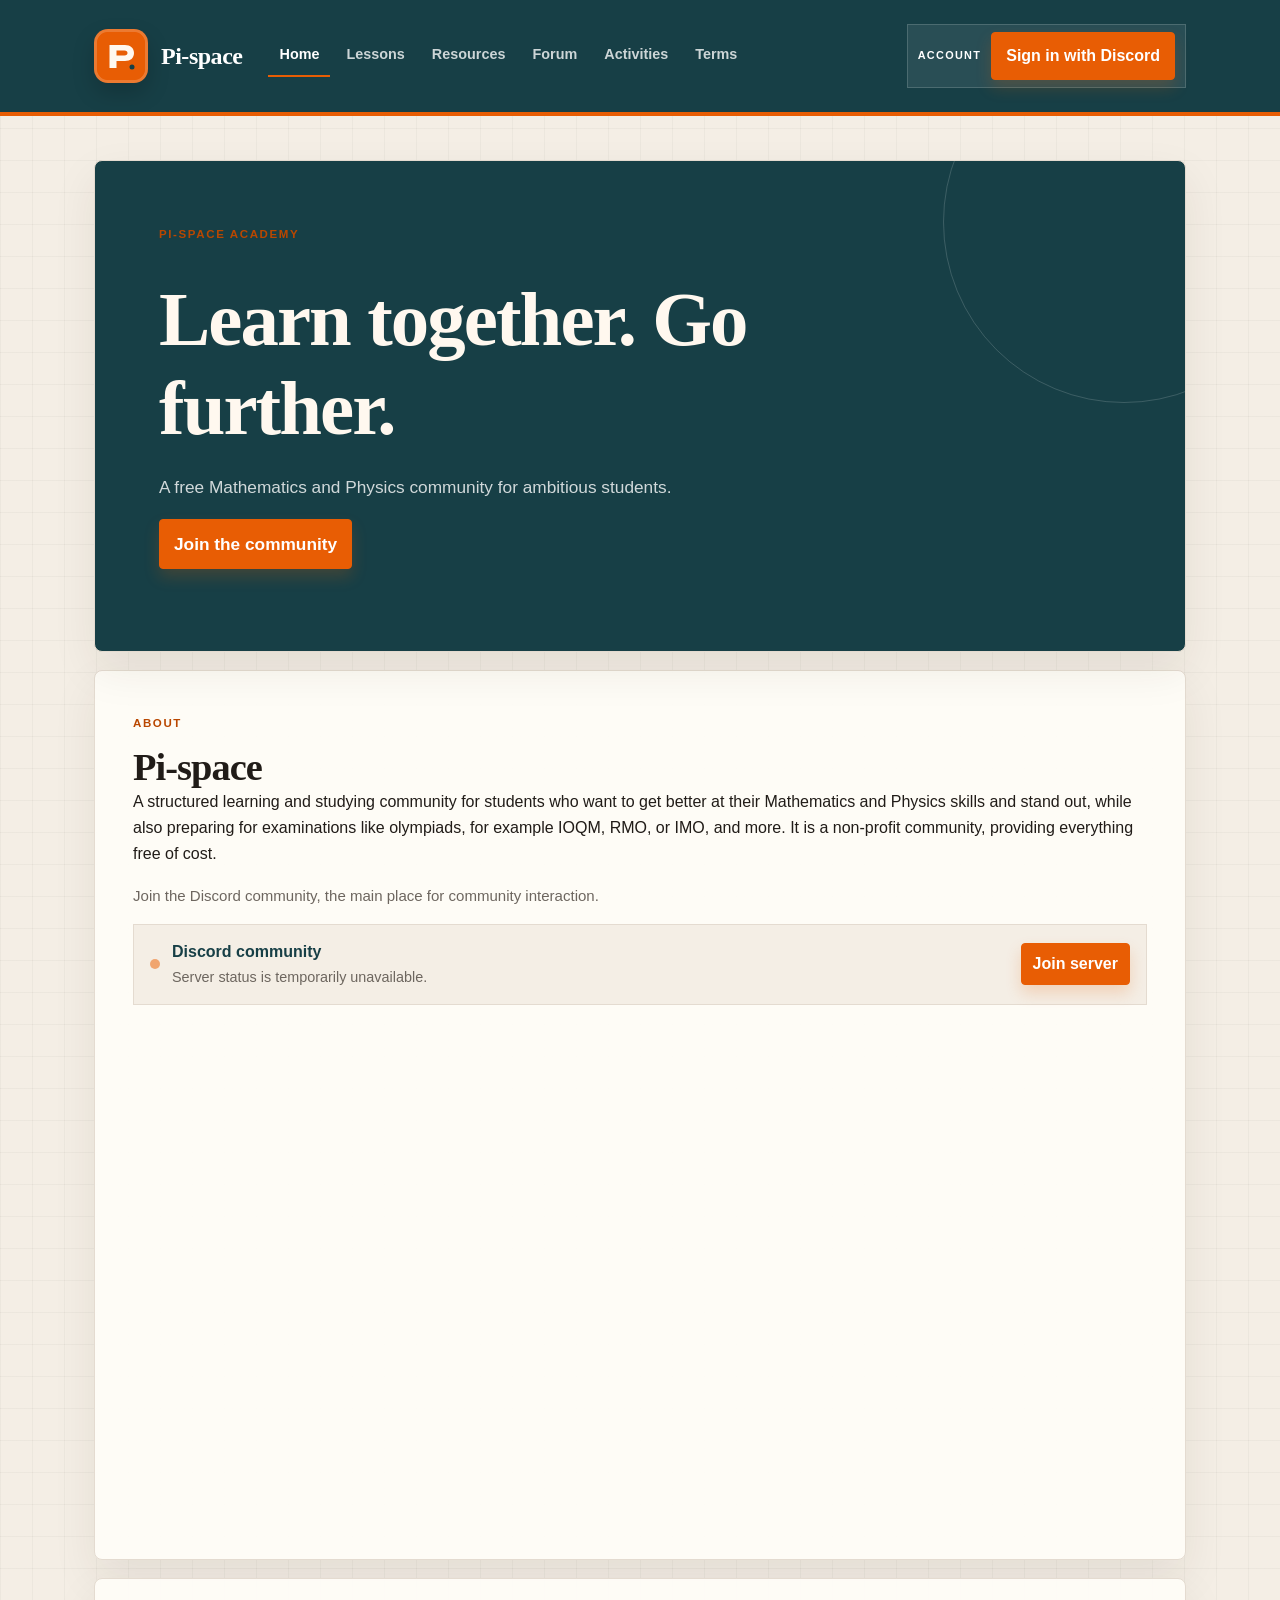
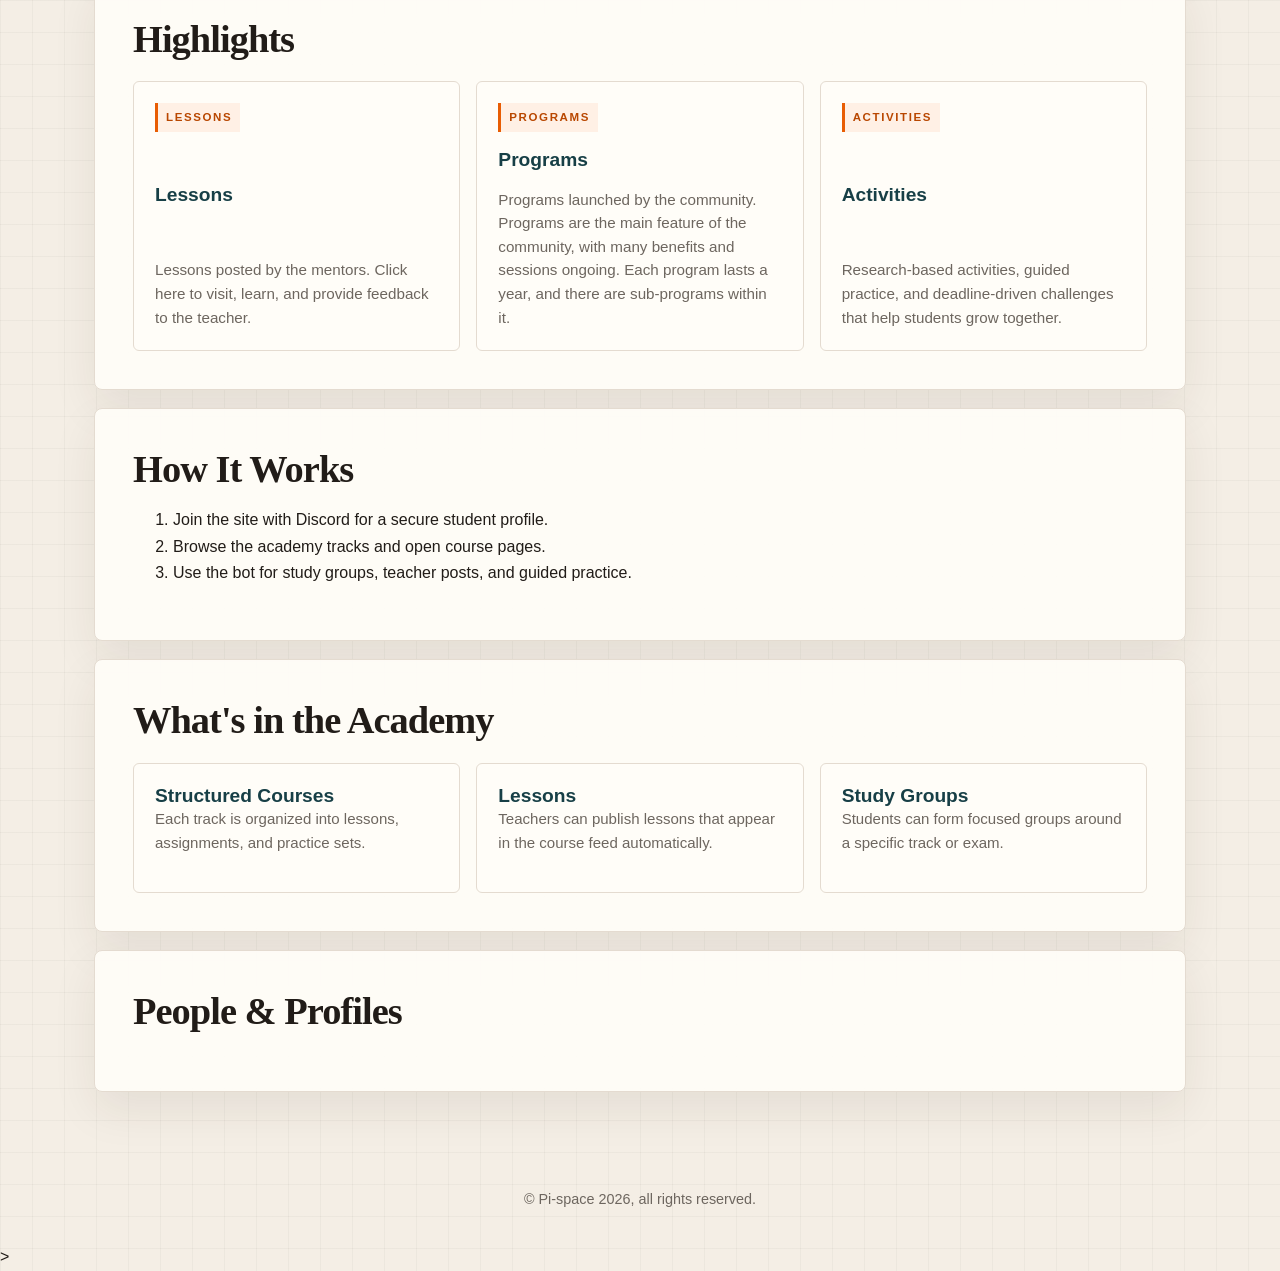
<file: site/index.html>
<!doctype html>
<html lang="en">
<head>
  <meta charset="utf-8" />
  <meta name="viewport" content="width=device-width,initial-scale=1" />
  <title>Pi-space Academy</title>
  <link rel="stylesheet" href="styles.css">
  <link rel="manifest" href="/manifest.webmanifest">
  <meta name="theme-color" content="#173f46">
</head>
<body>
  <header class="header">
    <div class="wrap header-inner">
      <a class="site-brand" href="index.html" aria-label="Pi-space home">
        <span class="site-logo-wrap">
          <img class="site-logo" data-content="brand.logoUrl" src="logo.svg" alt="Pi-space community logo" />
        </span>
        <span class="site-brand-copy">
          <span class="site-brand-name" data-content="brand.name">Pi-space</span>
          
        </span>
      </a>
      <nav class="site-nav" aria-label="Primary navigation">
        <a href="index.html" aria-current="page">Home</a>
        <a href="lessons.html">Lessons</a>
          <a href="resources.html">Resources</a>
        <a href="forum.html">Forum</a>
        <a href="activities.html">Activities</a>
        <a href="../terms_and_policies.html">Terms</a>
      </nav>
      <div id="auth-widget" class="auth-slot"></div>
    </div>
  </header>

  <script src="site-config.js"></script>
  <script src="auth.js"></script>
  <script src="content.js"></script>
  <script src="pwa.js"></script>

  <main class="wrap main">
    <section class="card hero" id="site-banner">
      <div class="section-label" data-content="banner.eyebrow">Pi-space Academy</div>
      <h2 data-content="banner.title">Learn together. Go further.</h2>
      <div class="hero-copy">
        <p data-content="banner.text">A free Mathematics and Physics community for ambitious students.</p>
        <img data-content="banner.image" class="banner-image" hidden alt="" />
        <p><a data-content="banner.button" class="auth-link auth-link-login" href="https://discord.gg/qCHFRHedR">Join the community</a></p>
      </div>
    </section>

    <section class="card">
      <div class="section-label">About</div>
      <h2 data-content="pages.home.heroTitle">Pi-space</h2>
      <p data-content="pages.home.heroText">A structured learning and studying community for students who want to get better at their Mathematics and Physics skills and stand out, while also preparing for examinations like olympiads, for example IOQM, RMO, or IMO, and more. It is a non-profit community, providing everything free of cost.</p>
      <p class="small" data-content="pages.home.heroSmall">Join the Discord community, the main place for community interaction.</p>
      <div class="server-status server-status-light" id="discord-server-status-home" aria-live="polite">
        <span class="server-status-dot" aria-hidden="true"></span>
        <span class="server-status-copy">
          <strong>Discord community</strong>
          <span data-server-status-message>Checking server status...</span>
        </span>
        <a class="auth-link auth-link-login" data-server-status-link href="https://discord.gg/qCHFRHedR">Join server</a>
      </div>
      <iframe class="discord-widget" src="https://discord.com/widget?id=1519982094535626862&amp;theme=dark" title="Pi-space Discord community" allowtransparency="true" frameborder="0" sandbox="allow-popups allow-popups-to-escape-sandbox allow-same-origin allow-scripts"></iframe>
    </section>

    <div id="site-editor-note"></div>

    <section class="card">
      <h2 data-content="pages.home.highlightsTitle">Highlights</h2>
      <div class="feature-grid">
        <a class="feature-link" href="lessons.html">
          <span class="feature-label">Lessons</span>
          <strong>Lessons</strong>
          <span class="feature-text">Lessons posted by the mentors. Click here to visit, learn, and provide feedback to the teacher.</span>
        </a>
        <a class="feature-link" href="activities.html#programs">
          <span class="feature-label">Programs</span>
          <strong>Programs</strong>
          <span class="feature-text">Programs launched by the community. Programs are the main feature of the community, with many benefits and sessions ongoing. Each program lasts a year, and there are sub-programs within it.</span>
        </a>
        <a class="feature-link" href="activities.html#activities">
          <span class="feature-label">Activities</span>
          <strong>Activities</strong>
          <span class="feature-text">Research-based activities, guided practice, and deadline-driven challenges that help students grow together.</span>
        </a>
      </div>
    </section>

    <section class="card">
      <h2 data-content="pages.home.howItWorksTitle">How It Works</h2>
      <ol data-content-list="pages.home.howItWorksItems">
        <li>Join the site with Discord for a secure student profile.</li>
        <li>Browse the academy tracks and open course pages.</li>
        <li>Use the bot for study groups, teacher posts, and guided practice.</li>
      </ol>
    </section>

    <section class="card">
      <h2 data-content="pages.home.academyTitle">What's in the Academy</h2>
      <div class="grid">
        <div class="lesson-card">
          <h3>Structured Courses</h3>
          <p class="small">Each track is organized into lessons, assignments, and practice sets.</p>
        </div>
        <div class="lesson-card">
          <h3>Lessons</h3>
          <p class="small">Teachers can publish lessons that appear in the course feed automatically.</p>
        </div>
        <div class="lesson-card">
          <h3>Study Groups</h3>
          <p class="small">Students can form focused groups around a specific track or exam.</p>
        </div>
      </div>
    </section>

    <section class="card" id="profiles-section">
      <h2>People &amp; Profiles</h2>
      <div id="site-profiles" class="grid"></div>
    </section>
  </main>

  <footer>
    © Pi-space 2026, all rights reserved.
  </footer>

  <script>
    mountTriangleAuthWidget("auth-widget");
    mountTriangleEditorNote("site-editor-note");
    mountTriangleContent("home");
    mountDiscordServerStatus("discord-server-status-home");
  </script>
</body>
</html>
>
</file>
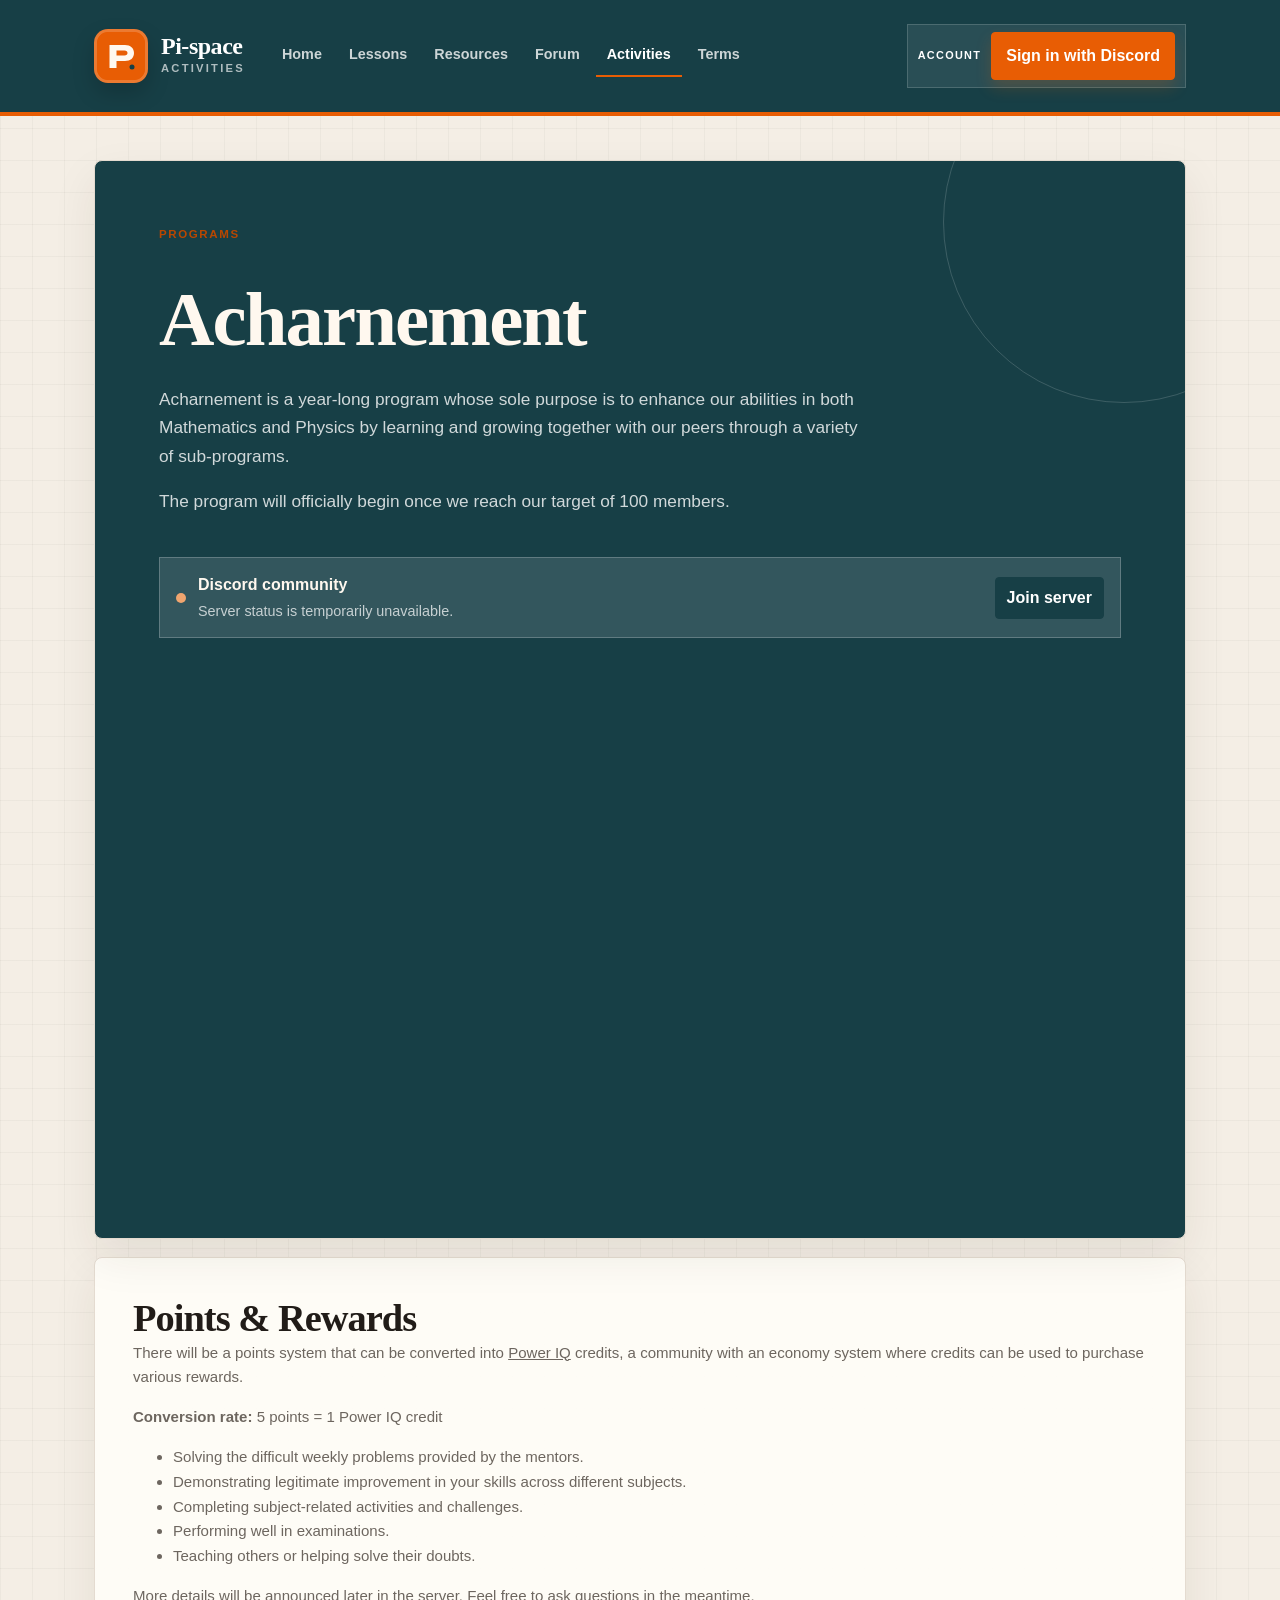
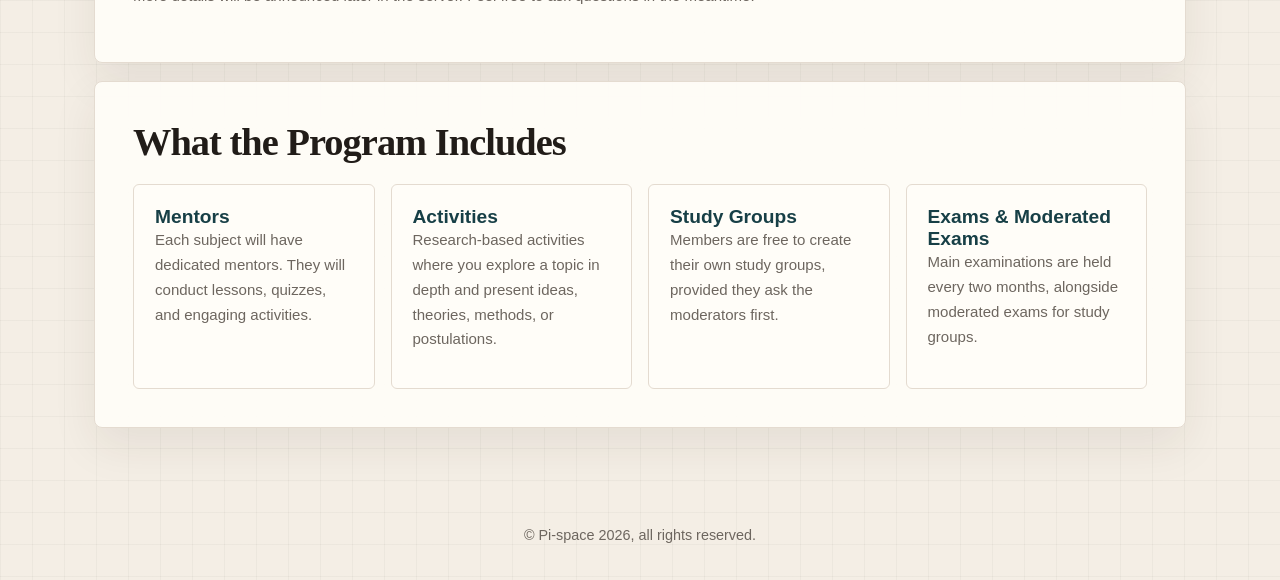
<file: site/activities.html>
<!doctype html>
<html lang="en">
<head>
  <meta charset="utf-8" />
  <meta name="viewport" content="width=device-width,initial-scale=1" />
  <title>Pi-space — Activities</title>
  <link rel="stylesheet" href="styles.css">
  <link rel="manifest" href="/manifest.webmanifest">
  <meta name="theme-color" content="#173f46">
</head>
<body>
  <header class="header">
    <div class="wrap header-inner">
      <a class="site-brand" href="index.html" aria-label="Pi-space home">
        <span class="site-logo-wrap">
          <img class="site-logo" data-content="brand.logoUrl" src="logo.svg" alt="Pi-space community logo" />
        </span>
        <span class="site-brand-copy">
          <span class="site-brand-name" data-content="brand.name">Pi-space</span>
          <span class="site-brand-subtitle" data-content="brand.tagline">Activities</span>
        </span>
      </a>
      <nav class="site-nav" aria-label="Primary navigation">
        <a href="index.html">Home</a>
        <a href="lessons.html">Lessons</a>
          <a href="resources.html">Resources</a>
        <a href="forum.html">Forum</a>
        <a href="activities.html" aria-current="page">Activities</a>
        <a href="../terms_and_policies.html">Terms</a>
      </nav>
      <div id="auth-widget" class="auth-slot"></div>
    </div>
  </header>

  <script src="site-config.js"></script>
  <script src="auth.js"></script>
  <script src="content.js"></script>
  <script src="pwa.js"></script>

  <main class="wrap main">
    <section class="card hero">
      <div class="section-label" data-content="pages.activities.heroEyebrow">Programs</div>
      <h2 id="programs" data-content="pages.activities.heroTitle">Acharnement</h2>
      <div class="hero-copy">
        <p data-content="pages.activities.heroText">Acharnement is a year-long program whose sole purpose is to enhance our abilities in both Mathematics and Physics by learning and growing together with our peers through a variety of sub-programs.</p>
        <p class="small" data-content="pages.activities.heroSmall">The program will officially begin once we reach our target of 100 members.</p>
      </div>
      <div class="server-status" id="discord-server-status" aria-live="polite">
        <span class="server-status-dot" aria-hidden="true"></span>
        <span class="server-status-copy">
          <strong>Discord community</strong>
          <span data-server-status-message>Checking server status...</span>
        </span>
        <a class="auth-link" data-server-status-link href="https://discord.com" hidden>Join server</a>
      </div>
      <iframe class="discord-widget" src="https://discord.com/widget?id=1519982094535626862&amp;theme=dark" title="Pi-space Discord community" allowtransparency="true" frameborder="0" sandbox="allow-popups allow-popups-to-escape-sandbox allow-same-origin allow-scripts"></iframe>
    </section>

    <section class="card">
      <h2 data-content="pages.activities.rewardsTitle">Points &amp; Rewards</h2>
      <p class="small">There will be a points system that can be converted into <a href="https://discord.com/channels/1519982094535626862/1519982095194128432/1531239732024184983">Power IQ</a> credits, a community with an economy system where credits can be used to purchase various rewards.</p>
      <p class="small"><strong>Conversion rate:</strong> 5 points = 1 Power IQ credit</p>
      <ul class="small">
        <li>Solving the difficult weekly problems provided by the mentors.</li>
        <li>Demonstrating legitimate improvement in your skills across different subjects.</li>
        <li>Completing subject-related activities and challenges.</li>
        <li>Performing well in examinations.</li>
        <li>Teaching others or helping solve their doubts.</li>
      </ul>
      <p class="small">More details will be announced later in the server. Feel free to ask questions in the meantime.</p>
    </section>

    <section class="card">
      <h2 data-content="pages.activities.programTitle">What the Program Includes</h2>
      <div class="grid">
        <div class="lesson-card">
          <h3>Mentors</h3>
          <p class="small">Each subject will have dedicated mentors. They will conduct lessons, quizzes, and engaging activities.</p>
        </div>
        <div class="lesson-card">
          <h3 id="activities">Activities</h3>
          <p class="small">Research-based activities where you explore a topic in depth and present ideas, theories, methods, or postulations.</p>
        </div>
        <div class="lesson-card">
          <h3>Study Groups</h3>
          <p class="small">Members are free to create their own study groups, provided they ask the moderators first.</p>
        </div>
        <div class="lesson-card">
          <h3>Exams &amp; Moderated Exams</h3>
          <p class="small">Main examinations are held every two months, alongside moderated exams for study groups.</p>
        </div>
      </div>
    </section>
  </main>

  <footer>
    © Pi-space 2026, all rights reserved.
  </footer>

  <script>
    mountTriangleAuthWidget("auth-widget");
    mountTriangleContent("activities");
    mountDiscordServerStatus("discord-server-status");
  </script>
</body>
</html>
</file>
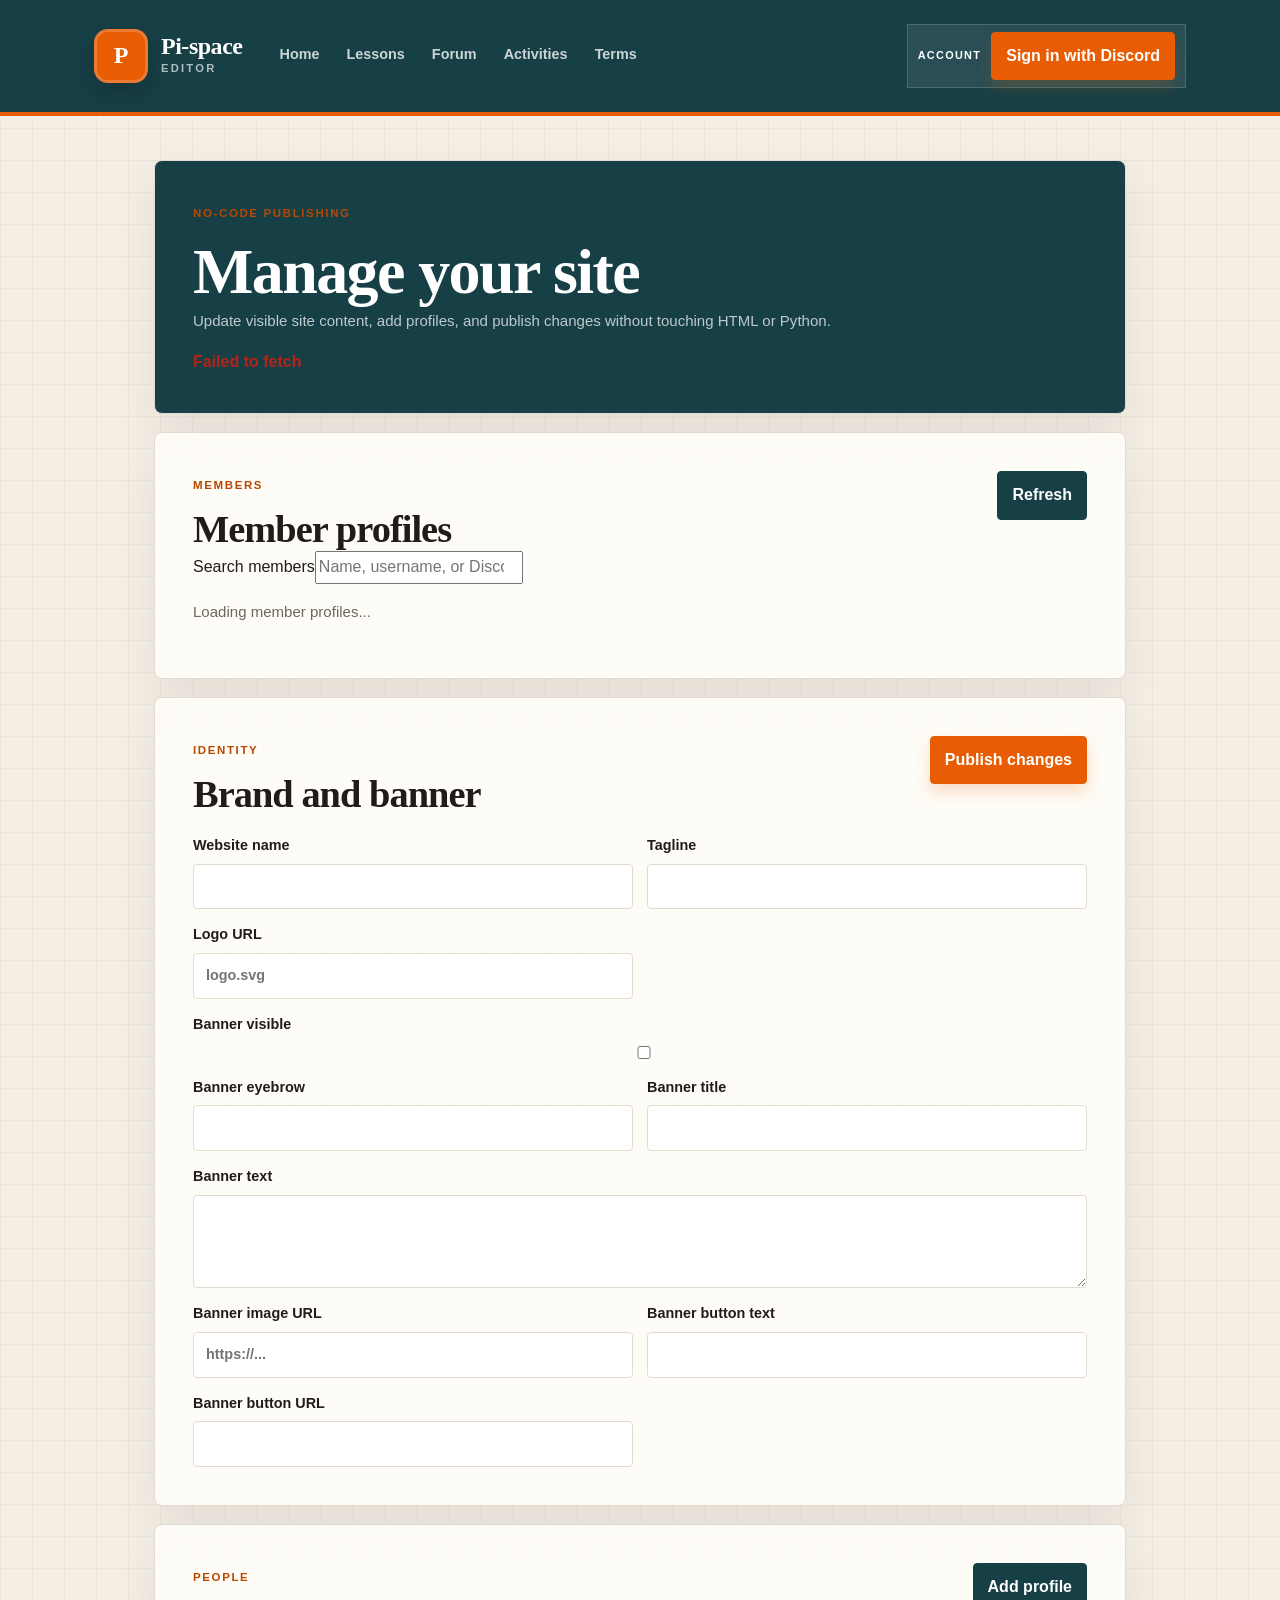
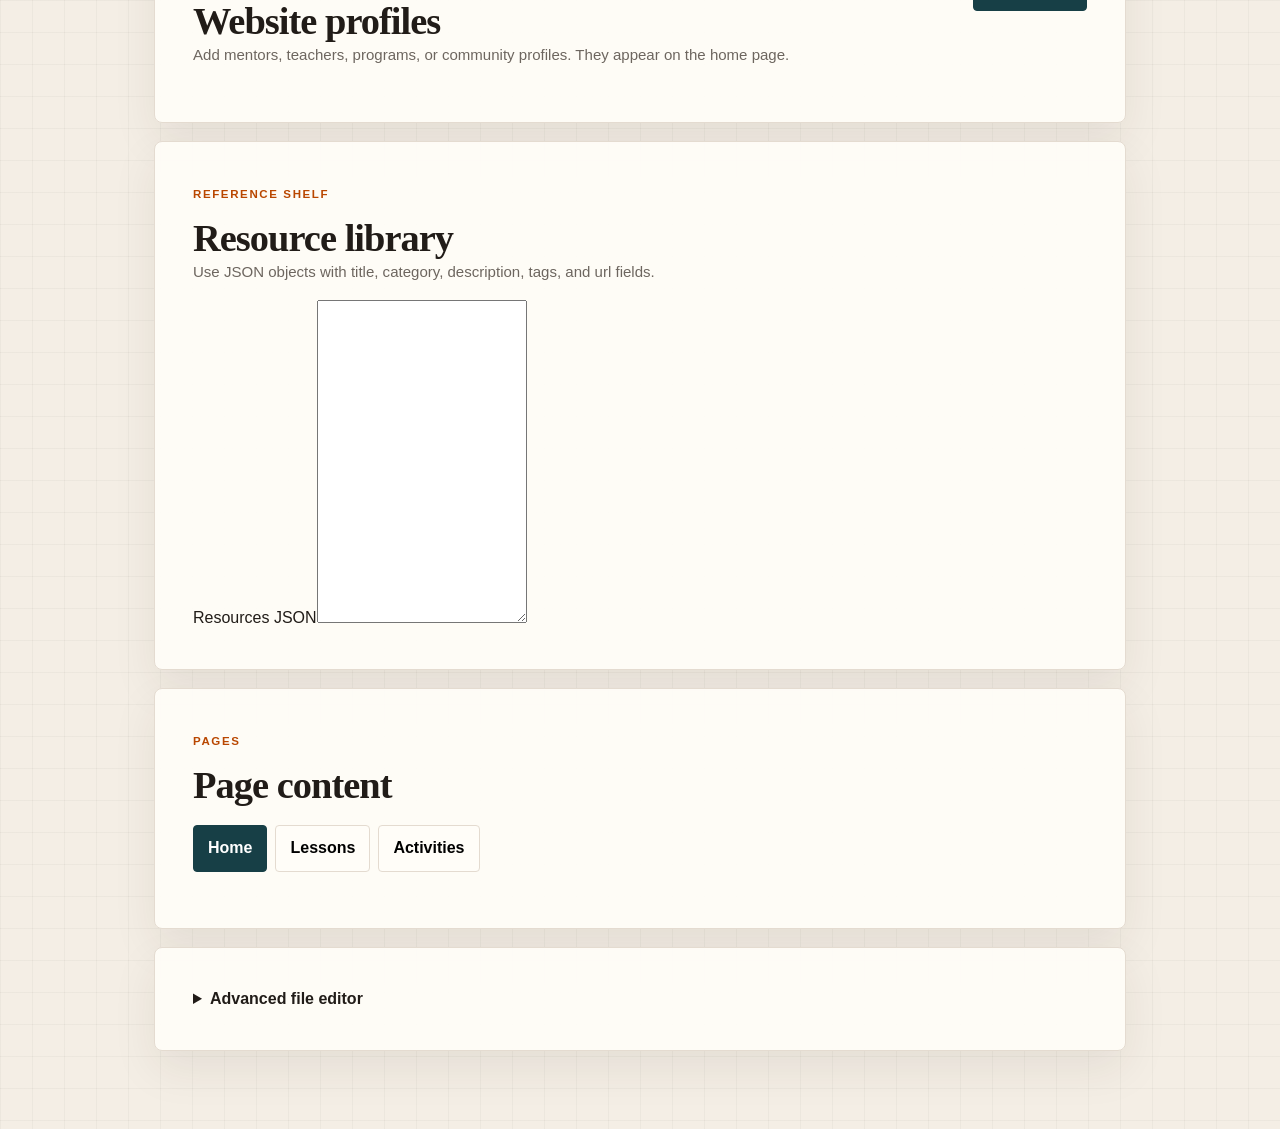
<file: site/editor.html>
<!doctype html>
<html lang="en">
<head>
  <meta charset="utf-8" />
  <meta name="viewport" content="width=device-width,initial-scale=1" />
  <title>Pi-space - Site Editor</title>
  <link rel="stylesheet" href="styles.css">
</head>
<body>
  <script src="site-config.js"></script>
  <script src="auth.js"></script>
  <header class="header">
    <div class="wrap header-inner">
      <a class="site-brand" href="index.html" aria-label="Pi-space home">
        <span class="site-logo-wrap"><span class="site-logo-fallback">P</span></span>
        <span class="site-brand-copy"><span class="site-brand-name">Pi-space</span><span class="site-brand-subtitle">Editor</span></span>
      </a>
      <nav class="site-nav" aria-label="Primary navigation">
        <a href="index.html">Home</a><a href="lessons.html">Lessons</a><a href="forum.html">Forum</a><a href="activities.html">Activities</a><a href="../terms_and_policies.html">Terms</a>
      </nav>
      <div id="auth-widget" class="auth-slot"></div>
    </div>
  </header>
  <main class="wrap main editor-main">
    <section class="card editor-intro">
      <div class="section-label">No-code publishing</div>
      <h1>Manage your site</h1>
      <p class="small">Update visible site content, add profiles, and publish changes without touching HTML or Python.</p>
      <div id="editor-status" class="editor-status" role="status"></div>
    </section>
    <section class="card editor-panel">
      <div class="editor-panel-heading"><div><div class="section-label">Members</div><h2>Member profiles</h2></div><div class="editor-panel-actions"><span id="admin-profile-count" class="small"></span><button id="refresh-admin-profiles" class="auth-link" type="button">Refresh</button></div></div>
      <label class="editor-search">Search members<input id="admin-profile-search" type="search" placeholder="Name, username, or Discord ID"></label>
      <div id="admin-profiles" class="editor-list"><p class="small">Loading member profiles...</p></div>
    </section>
    <form id="content-form">
      <section class="card editor-panel">
        <div class="editor-panel-heading"><div><div class="section-label">Identity</div><h2>Brand and banner</h2></div><button class="auth-link auth-link-login" type="submit">Publish changes</button></div>
        <div class="editor-fields">
          <label>Website name<input data-path="brand.name" required></label>
          <label>Tagline<input data-path="brand.tagline"></label>
          <label>Logo URL<input data-path="brand.logoUrl" placeholder="logo.svg"></label>
          <label class="field-wide"><span>Banner visible</span><input data-path="banner.enabled" type="checkbox"></label>
          <label>Banner eyebrow<input data-path="banner.eyebrow"></label>
          <label>Banner title<input data-path="banner.title"></label>
          <label class="field-wide">Banner text<textarea data-path="banner.text" rows="3"></textarea></label>
          <label>Banner image URL<input data-path="banner.imageUrl" placeholder="https://..."></label>
          <label>Banner button text<input data-path="banner.buttonText"></label>
          <label>Banner button URL<input data-path="banner.buttonUrl"></label>
        </div>
      </section>
      <section class="card editor-panel">
        <div class="editor-panel-heading"><div><div class="section-label">People</div><h2>Website profiles</h2></div><button id="add-profile" class="auth-link" type="button">Add profile</button></div>
        <p class="small">Add mentors, teachers, programs, or community profiles. They appear on the home page.</p>
        <div id="profiles-editor" class="editor-list"></div>
      </section>
      <section class="card editor-panel">
        <div class="section-label">Reference shelf</div><h2>Resource library</h2>
        <p class="small">Use JSON objects with title, category, description, tags, and url fields.</p>
        <label>Resources JSON<textarea id="resources-json" rows="12"></textarea></label>
      </section>
      <section class="card editor-panel">
        <div class="section-label">Pages</div><h2>Page content</h2>
        <div class="editor-tabs" role="tablist"><button type="button" class="editor-tab active" data-page-tab="home">Home</button><button type="button" class="editor-tab" data-page-tab="lessons">Lessons</button><button type="button" class="editor-tab" data-page-tab="activities">Activities</button></div>
        <div id="page-fields"></div>
      </section>
    </form>
    <details class="card advanced-editor"><summary>Advanced file editor</summary><p class="small">Use this only for custom HTML, CSS, or other project files.</p><label for="file-path">File path</label><input id="file-path" placeholder="site/example.html"><label for="file-content">Content</label><textarea id="file-content" rows="14"></textarea><div class="editor-actions"><button id="load-btn" class="auth-link" type="button">Load</button><button id="save-btn" class="auth-link" type="button">Save file</button></div></details>
  </main>
  <script>
    const pageFields = {
      home: { heroTitle: "Hero title", heroText: "Hero description", heroSmall: "Hero supporting text", highlightsTitle: "Highlights heading", howItWorksTitle: "How it works heading", howItWorksItems: "How it works items (one per line)", academyTitle: "Academy heading" },
      lessons: { intro: "Intro", formatTitle: "Format heading", latestTitle: "Latest lessons heading", featuredTitle: "Featured heading", scheduleTitle: "Schedule heading", scheduleText: "Schedule text" },
      activities: { heroEyebrow: "Hero eyebrow", heroTitle: "Program title", heroText: "Program description", heroSmall: "Supporting text", rewardsTitle: "Rewards heading", programTitle: "Program contents heading" },
    };
    let content = null;
    let csrfToken = "";
    let activePage = "home";
    const status = (message, error = false) => { const element = document.getElementById("editor-status"); element.textContent = message; element.className = `editor-status${error ? " is-error" : ""}`; };
    const getValue = (object, path) => path.split(".").reduce((value, key) => value?.[key], object);
    const setValue = (object, path, value) => { const keys = path.split("."); const last = keys.pop(); const target = keys.reduce((value, key) => value[key] ??= {}, object); target[last] = value; };
    function renderPageFields() {
      const page = content.pages[activePage] || {};
      document.getElementById("page-fields").innerHTML = Object.entries(pageFields[activePage]).map(([key, label]) => `<label>${label}${key === "howItWorksItems" ? `<textarea data-page-key="${key}" rows="5">${(page[key] || []).join("\n")}</textarea>` : `<textarea data-page-key="${key}" rows="${key.toLowerCase().includes("text") || key === "intro" ? 4 : 2}">${page[key] || ""}</textarea>`}</label>`).join("");
    }
    function renderProfiles() {
      const list = document.getElementById("profiles-editor");
      list.innerHTML = (content.profiles || []).map((profile, index) => `<article class="editor-profile"><div class="editor-profile-heading"><strong>Profile ${index + 1}</strong><button type="button" class="remove-profile" data-index="${index}">Remove</button></div><div class="editor-fields"><label>Name<input data-profile="name" data-index="${index}" value="${escapeHtml(profile.name || "")}" required></label><label>Image URL<input data-profile="imageUrl" data-index="${index}" value="${escapeHtml(profile.imageUrl || "")}"></label><label class="field-wide">Description<textarea data-profile="description" data-index="${index}" rows="3">${escapeHtml(profile.description || "")}</textarea></label><label>Link text<input data-profile="linkText" data-index="${index}" value="${escapeHtml(profile.linkText || "View profile")}"></label><label>Link URL<input data-profile="linkUrl" data-index="${index}" value="${escapeHtml(profile.linkUrl || "")}"></label></div></article>`).join("") || '<p class="small">No profiles yet. Add one above.</p>';
    }
    function renderAdminProfiles(profiles) {
      const list = document.getElementById("admin-profiles");
      const query = document.getElementById("admin-profile-search").value.trim().toLowerCase();
      const visible = profiles.filter((profile) => `${profile.display_name || ""} ${profile.username || ""} ${profile.discord_id || ""}`.toLowerCase().includes(query));
      document.getElementById("admin-profile-count").textContent = `${visible.length} of ${profiles.length} member${profiles.length === 1 ? "" : "s"}`;
      list.replaceChildren();
      if (!visible.length) { list.appendChild(Object.assign(document.createElement("p"), { className: "small", textContent: "No matching profiles." })); return; }
      visible.forEach((profile) => {
        const article = document.createElement("article");
        article.className = "admin-profile-row";
        const avatar = document.createElement("img"); avatar.className = "admin-profile-avatar"; avatar.src = profile.avatar || "logo.svg"; avatar.alt = "";
        const details = document.createElement("div");
        const name = document.createElement("strong"); name.textContent = profile.display_name || profile.username || "Discord member";
        const identity = document.createElement("p"); identity.className = "small"; identity.textContent = `@${profile.username || "unknown"} · Discord ID ${profile.discord_id || "unknown"}`;
        const info = document.createElement("p"); info.className = "small"; info.textContent = `${profile.private ? "Private profile" : "Visible profile"} · ${profile.subjects?.join(", ") || "No subjects"}${profile.bio ? ` · ${profile.bio}` : ""}`;
        const moderation = document.createElement("div"); moderation.className = "admin-profile-controls";
        const moderationSelect = document.createElement("select"); moderationSelect.dataset.profileStatus = profile.discord_id; ["normal", "review", "restricted"].forEach((value) => { const option = document.createElement("option"); option.value = value; option.textContent = value === "normal" ? "Normal" : value === "review" ? "Needs review" : "Restricted"; option.selected = (profile.moderation_status || "normal") === value; moderationSelect.appendChild(option); });
        const note = document.createElement("input"); note.dataset.profileNote = profile.discord_id; note.placeholder = "Admin note"; note.maxLength = 300; note.value = profile.moderation_note || "";
        const saveModeration = document.createElement("button"); saveModeration.type = "button"; saveModeration.className = "auth-link"; saveModeration.dataset.saveProfile = profile.discord_id; saveModeration.textContent = "Save";
        moderation.append(moderationSelect, note, saveModeration); details.append(name, identity, info, moderation); article.append(avatar, details); list.appendChild(article);
      });
    }
    function escapeHtml(value) { return String(value).replaceAll("&", "&amp;").replaceAll("<", "&lt;").replaceAll(">", "&gt;").replaceAll('"', "&quot;"); }
    function renderForm() { document.querySelectorAll("[data-path]").forEach((field) => { const value = getValue(content, field.dataset.path); if (field.type === "checkbox") field.checked = Boolean(value); else field.value = value ?? ""; }); document.getElementById("resources-json").value = JSON.stringify(content.resources || [], null, 2); renderProfiles(); renderPageFields(); }
    document.getElementById("content-form").addEventListener("input", (event) => { const field = event.target; if (field.dataset.path) setValue(content, field.dataset.path, field.type === "checkbox" ? field.checked : field.value); if (field.dataset.profile) content.profiles[Number(field.dataset.index)][field.dataset.profile] = field.value; if (field.dataset.pageKey) setValue(content, `pages.${activePage}.${field.dataset.pageKey}`, field.dataset.pageKey === "howItWorksItems" ? field.value.split("\n").map((item) => item.trim()).filter(Boolean) : field.value); });
    document.getElementById("resources-json").addEventListener("input", (event) => { try { const resources = JSON.parse(event.target.value); if (!Array.isArray(resources)) throw new Error("Resources must be a JSON array."); content.resources = resources; status("Resource edits ready to publish."); } catch (error) { status(`Resource JSON error: ${error.message}`, true); } });
    document.getElementById("add-profile").addEventListener("click", () => { content.profiles.push({ name: "", description: "", imageUrl: "", linkText: "View profile", linkUrl: "" }); renderProfiles(); });
    document.getElementById("profiles-editor").addEventListener("click", (event) => { if (!event.target.matches(".remove-profile")) return; content.profiles.splice(Number(event.target.dataset.index), 1); renderProfiles(); });
    document.querySelectorAll("[data-page-tab]").forEach((tab) => tab.addEventListener("click", () => { activePage = tab.dataset.pageTab; document.querySelectorAll("[data-page-tab]").forEach((item) => item.classList.toggle("active", item === tab)); renderPageFields(); }));
    function editorApiUrl(path) { const config = window.TRIANGLE_SITE_CONFIG || {}; const base = (config.apiBaseUrl || "").replace(/\/$/, ""); return base ? `${base}${path}` : path; }
    async function readError(response, fallback) { const message = await response.text(); return message || fallback; }
      async function refreshCsrfToken() { const tokenResponse = await fetch(editorApiUrl("/api/csrf"), { credentials: "include", cache: "no-store" }); if (!tokenResponse.ok) throw new Error("Your editor login session has expired. Sign in again."); csrfToken = (await tokenResponse.json()).token; return csrfToken; }
      async function csrfFetch(path, options = {}) { if (!csrfToken) await refreshCsrfToken(); const requestOptions = { ...options, credentials: "include", headers: { ...(options.headers || {}), "X-CSRF-Token": csrfToken } }; let response = await fetch(editorApiUrl(path), requestOptions); if (response.status === 403) { await refreshCsrfToken(); requestOptions.headers["X-CSRF-Token"] = csrfToken; response = await fetch(editorApiUrl(path), requestOptions); } return response; }
      document.getElementById("content-form").addEventListener("submit", async (event) => { event.preventDefault(); try { const response = await csrfFetch("/admin/content", { method: "POST", headers: { "Content-Type": "application/json" }, body: JSON.stringify(content) }); if (!response.ok) throw new Error(await response.text()); status("Published. Your live pages now use the new content."); } catch (error) { status(`Publish failed: ${error.message}`, true); } });
      document.getElementById("admin-profiles").addEventListener("click", async (event) => { if (!event.target.matches("[data-save-profile]")) return; const discordId = event.target.dataset.saveProfile; const row = event.target.closest(".admin-profile-row"); event.target.disabled = true; try { const response = await csrfFetch(`/admin/profiles/${encodeURIComponent(discordId)}`, { method: "PUT", headers: { "Content-Type": "application/json" }, body: JSON.stringify({ moderation_status: row.querySelector(`[data-profile-status="${discordId}"]`).value, moderation_note: row.querySelector(`[data-profile-note="${discordId}"]`).value }) }); if (!response.ok) throw new Error(await readError(response, "Moderation update failed.")); const updated = (await response.json()).profile; window.adminProfiles = window.adminProfiles.map((profile) => profile.discord_id === updated.discord_id ? updated : profile); status("Member moderation status saved."); } catch (error) { status(error.message, true); } finally { event.target.disabled = false; } });
      document.getElementById("load-btn").addEventListener("click", async () => { const path = document.getElementById("file-path").value.trim(); if (!path) { status("Enter a site file path first.", true); return; } try { const response = await fetch(editorApiUrl(`/admin/load?path=${encodeURIComponent(path)}`), { credentials: "include", cache: "no-store" }); if (!response.ok) throw new Error(await readError(response, "File could not be loaded.")); document.getElementById("file-content").value = (await response.json()).content; status("File loaded."); } catch (error) { status(error.message, true); } });
      document.getElementById("save-btn").addEventListener("click", async () => { try { const response = await csrfFetch("/admin/save", { method: "POST", headers: { "Content-Type": "application/json" }, body: JSON.stringify({ path: document.getElementById("file-path").value.trim(), content: document.getElementById("file-content").value }) }); if (!response.ok) throw new Error(await readError(response, "File save failed.")); status("File saved."); } catch (error) { status(error.message, true); } });
    document.getElementById("admin-profile-search").addEventListener("input", () => { if (window.adminProfiles) renderAdminProfiles(window.adminProfiles); });
    document.getElementById("refresh-admin-profiles").addEventListener("click", async () => { const response = await fetch(editorApiUrl("/admin/profiles"), { credentials: "include", cache: "no-store" }); if (!response.ok) { status(await readError(response, "Could not refresh member profiles."), true); return; } window.adminProfiles = (await response.json()).profiles || []; renderAdminProfiles(window.adminProfiles); status("Member profiles refreshed."); });
    async function startEditor() { try { const tokenResponse = await fetch(editorApiUrl("/api/csrf"), { credentials: "include", cache: "no-store" }); if (!tokenResponse.ok) throw new Error("Your editor session has expired. Sign in again."); csrfToken = (await tokenResponse.json()).token; const response = await fetch(editorApiUrl("/api/site-content"), { credentials: "include", cache: "no-store" }); if (!response.ok) throw new Error(await readError(response, "Could not load content.")); content = await response.json(); renderForm(); const profilesResponse = await fetch(editorApiUrl("/admin/profiles"), { credentials: "include", cache: "no-store" }); if (!profilesResponse.ok) throw new Error(await readError(profilesResponse, "Could not load member profiles.")); window.adminProfiles = (await profilesResponse.json()).profiles || []; renderAdminProfiles(window.adminProfiles); } catch (error) { status(error.message, true); } }
    mountTriangleAuthWidget("auth-widget"); startEditor();
  </script>
</body>
</html>
</file>
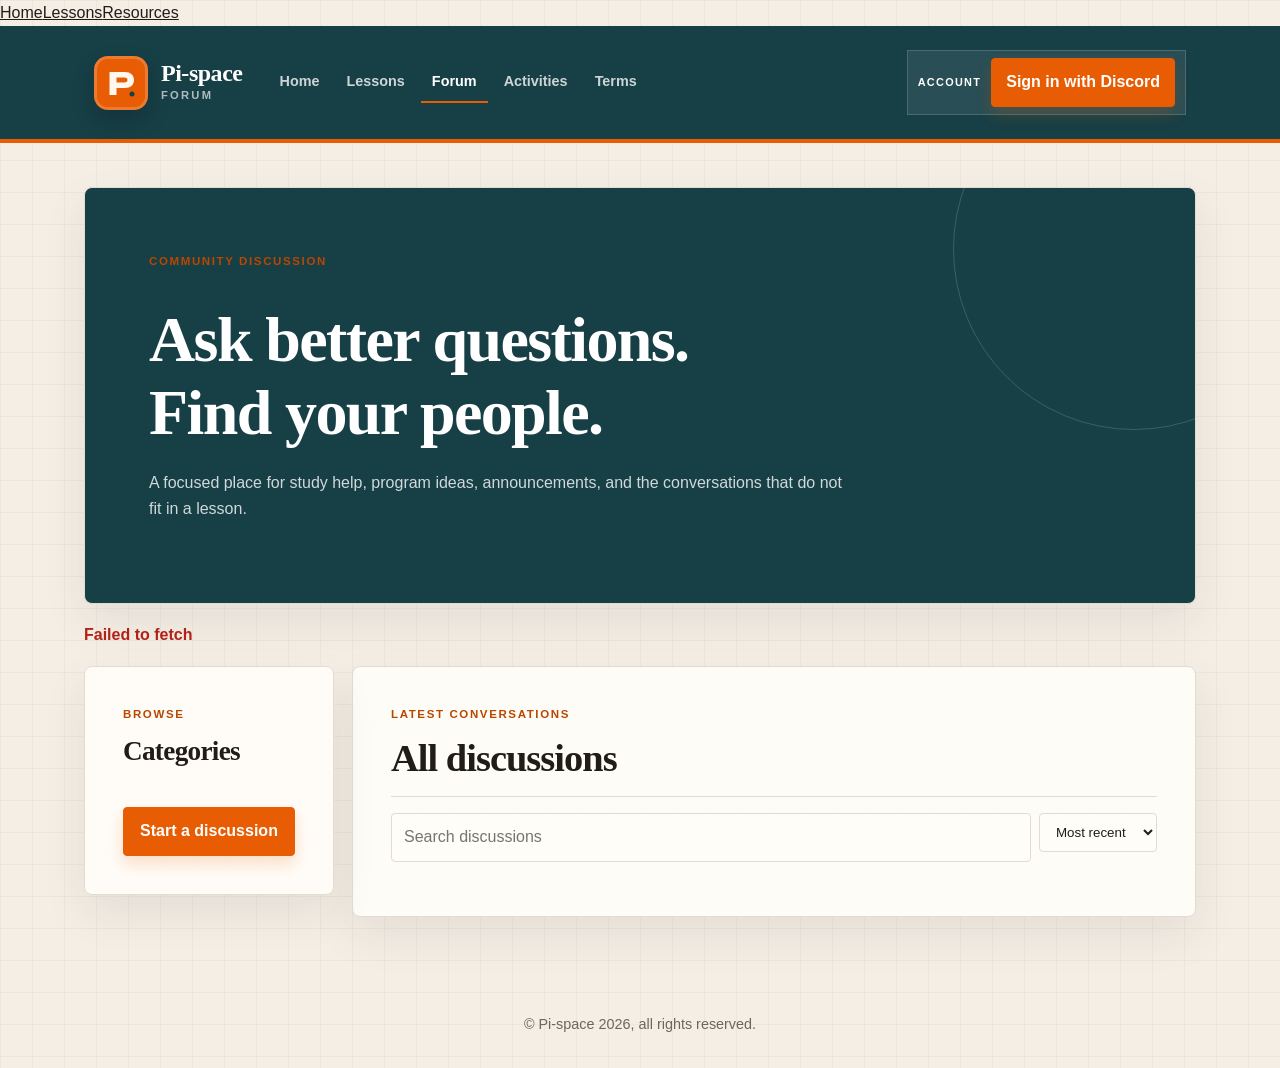
<file: site/forum.html>
<a href="index.html">Home</a><a href="lessons.html">Lessons</a><a href="resources.html">Resources</a>
<!doctype html>
<html lang="en">
<head>
  <meta charset="utf-8" />
  <meta name="viewport" content="width=device-width,initial-scale=1" />
  <title>Pi-space - Forum</title>
  <link rel="stylesheet" href="styles.css">
  <link rel="manifest" href="/manifest.webmanifest">
  <meta name="theme-color" content="#173f46">
</head>
<body>
  <header class="header">
    <div class="wrap header-inner">
      <a class="site-brand" href="index.html" aria-label="Pi-space home">
        <span class="site-logo-wrap"><img class="site-logo" src="logo.svg" alt="Pi-space community logo" /></span>
        <span class="site-brand-copy"><span class="site-brand-name">Pi-space</span><span class="site-brand-subtitle">Forum</span></span>
      </a>
      <nav class="site-nav" aria-label="Primary navigation">
        <a href="index.html">Home</a><a href="lessons.html">Lessons</a><a href="forum.html" aria-current="page">Forum</a><a href="activities.html">Activities</a><a href="../terms_and_policies.html">Terms</a>
      </nav>
      <div id="auth-widget" class="auth-slot"></div>
    </div>
  </header>

  <main class="wrap main forum-main">
    <section class="card hero forum-hero">
      <div class="section-label">Community discussion</div>
      <h1>Ask better questions.<br>Find your people.</h1>
      <p class="hero-copy">A focused place for study help, program ideas, announcements, and the conversations that do not fit in a lesson.</p>
    </section>
    <div id="forum-status" class="editor-status" role="status"></div>
    <section class="forum-layout">
      <aside class="card forum-sidebar">
        <div class="section-label">Browse</div>
        <h2>Categories</h2>
        <div id="forum-categories" class="forum-categories"></div>
        <button id="new-thread-button" class="auth-link auth-link-login" type="button">Start a discussion</button>
      </aside>
      <section class="card forum-content" aria-live="polite">
        <div class="forum-toolbar"><div><div class="section-label">Latest conversations</div><h2 id="forum-heading">All discussions</h2></div><span id="forum-count" class="small"></span></div>
        <div class="forum-controls"><label class="forum-search"><span class="sr-only">Search discussions</span><input id="forum-search" type="search" placeholder="Search discussions" aria-label="Search discussions"></label><label class="forum-sort"><span class="sr-only">Sort discussions</span><select id="forum-sort" aria-label="Sort discussions"><option value="recent">Most recent</option><option value="replies">Most replies</option><option value="oldest">Oldest</option></select></label></div>
        <div id="forum-threads" class="forum-threads"></div>
      </section>
    </section>
    <section id="thread-view" class="card forum-thread-view" hidden></section>
    <section id="thread-composer" class="card forum-composer" hidden>
      <div class="section-label">New discussion</div><h2>Start a discussion</h2>
      <form id="thread-form" class="forum-form">
        <label>Category<select id="thread-category" required></select></label>
        <label>Title<input id="thread-title" maxlength="120" required placeholder="What would you like to discuss?"></label>
        <label>Opening post<textarea id="thread-body" maxlength="5000" rows="6" required placeholder="Share enough context for the community to help."></textarea></label>
        <div class="forum-form-actions"><button class="auth-link auth-link-login" type="submit">Publish discussion</button><button id="cancel-thread" class="auth-link" type="button">Cancel</button></div>
      </form>
    </section>
  </main>
  <footer>© Pi-space 2026, all rights reserved.</footer>
  <script src="site-config.js"></script><script src="auth.js"></script><script src="forum.js"></script><script src="pwa.js"></script>
  <script>mountTriangleAuthWidget("auth-widget"); mountTriangleForum();</script>
</body>
</html>
</file>
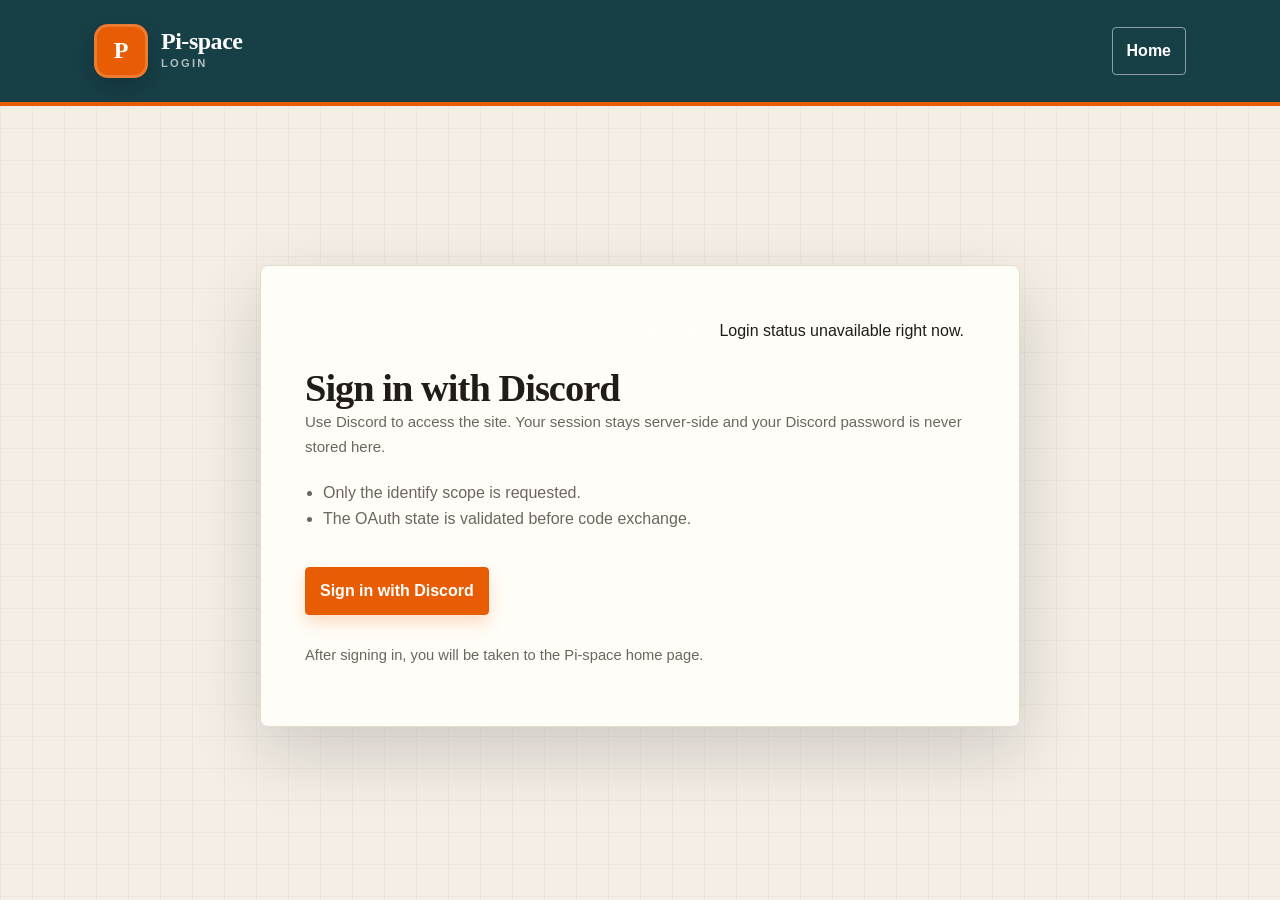
<file: site/login.html>
<!doctype html>
<html lang="en">
<head>
  <meta charset="utf-8" />
  <meta name="viewport" content="width=device-width,initial-scale=1" />
  <title>Pi-space — Discord Login</title>
  <link rel="stylesheet" href="styles.css">
</head>
<body>
  <script src="site-config.js"></script>
  <script src="auth.js"></script>
  <header class="header">
    <div class="wrap header-inner">
      <a class="site-brand site-brand-login" href="index.html" aria-label="Pi-space home">
        <span class="site-logo-wrap site-logo-fallback" aria-hidden="true">P</span>
        <span class="site-brand-copy">
          <span class="site-brand-name">Pi-space</span>
          <span class="site-brand-subtitle">Login</span>
        </span>
      </a>
      <a class="auth-link secondary" href="index.html">Home</a>
    </div>
  </header>

  <main class="auth-shell">
    <section class="auth-card">
      <div id="login-auth-status" class="auth-slot auth-slot-login"></div>
      <h2>Sign in with Discord</h2>
      <p class="small">Use Discord to access the site. Your session stays server-side and your Discord password is never stored here.</p>

      <div class="auth-grid">
        <ul class="auth-list">
          <li>Only the identify scope is requested.</li>
          <li>The OAuth state is validated before code exchange.</li>
        </ul>

        <div class="auth-actions">
          <a id="discord-login-link" class="auth-link auth-link-login" href="/login/start?next=/">Sign in with Discord</a>
        </div>

        <p class="auth-note">After signing in, you will be taken to the Pi-space home page.</p>
      </div>
    </section>
  </main>

  <script>
    document.getElementById("discord-login-link").href = buildLoginUrl("/");

    (async () => {
      const statusContainer = document.getElementById("login-auth-status");
      if (!statusContainer) return;

      try {
        const user = await loadTriangleUser();
        if (!user) {
          statusContainer.innerHTML = `
            <div class="auth-widget auth-widget-guest auth-widget-login">
              <span class="auth-status-label">Account</span>
              <span class="auth-note-inline">You are not signed in yet.</span>
            </div>
          `;
          return;
        }

        statusContainer.innerHTML = `
          <div class="auth-widget auth-widget-signed-in auth-widget-login">
            <span class="auth-status-label auth-status-label-signed-in">Signed in</span>
            <div class="auth-user">
              <img class="auth-avatar" src="${escapeHtml(avatarUrlFromUser(user))}" alt="Discord avatar" />
              <span class="auth-name">${escapeHtml(displayNameFromUser(user))}</span>
            </div>
          </div>
        `;
        document.querySelector(".auth-card h2").textContent = "You are already signed in";
        document.querySelector(".auth-card .small").textContent = "Your Discord session is active. Use the button below to continue into the academy.";
      } catch (error) {
        statusContainer.innerHTML = `
          <div class="auth-widget auth-widget-guest auth-widget-login">
            <span class="auth-status-label">Account</span>
            <span class="auth-note-inline">Login status unavailable right now.</span>
          </div>
        `;
      }
    })();
  </script>
</body>
</html>
</file>
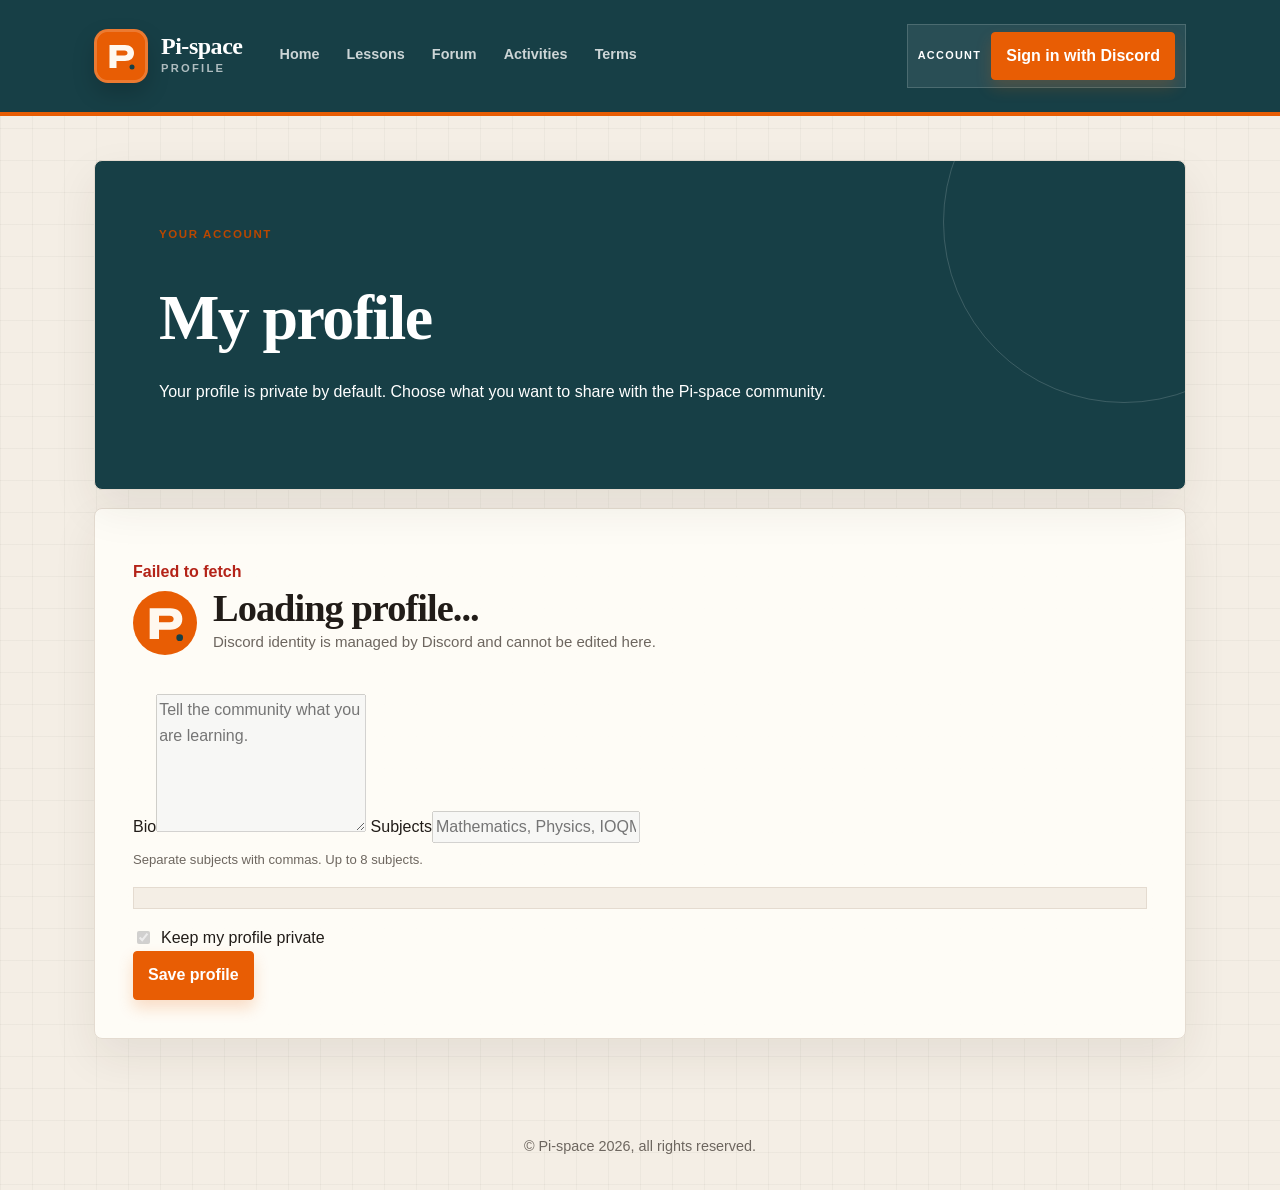
<file: site/profile.html>
<!doctype html>
<html lang="en">
<head>
  <meta charset="utf-8" />
  <meta name="viewport" content="width=device-width,initial-scale=1" />
  <title>Pi-space - My profile</title>
  <link rel="stylesheet" href="styles.css">
</head>
<body>
  <header class="header">
    <div class="wrap header-inner">
      <a class="site-brand" href="index.html" aria-label="Pi-space home">
        <span class="site-logo-wrap"><img class="site-logo" src="logo.svg" alt="Pi-space community logo" /></span>
        <span class="site-brand-copy"><span class="site-brand-name">Pi-space</span><span class="site-brand-subtitle">Profile</span></span>
      </a>
      <nav class="site-nav" aria-label="Primary navigation">
        <a href="index.html">Home</a><a href="lessons.html">Lessons</a><a href="forum.html">Forum</a><a href="activities.html">Activities</a><a href="../terms_and_policies.html">Terms</a>
      </nav>
      <div id="auth-widget" class="auth-slot"></div>
    </div>
  </header>
  <main class="wrap main profile-main">
    <section class="card hero">
      <div class="section-label">Your account</div>
      <h1>My profile</h1>
      <p class="hero-copy">Your profile is private by default. Choose what you want to share with the Pi-space community.</p>
    </section>
    <section class="card profile-panel">
      <div id="profile-status" class="editor-status" role="status"></div>
      <form id="profile-form">
        <div class="profile-identity"><img id="profile-avatar" class="profile-image" src="logo.svg" alt="" /><div><h2 id="profile-name">Loading profile...</h2><p id="profile-meta" class="small">Discord identity is managed by Discord and cannot be edited here.</p></div></div>
        <label>Bio<textarea id="profile-bio" maxlength="500" rows="5" placeholder="Tell the community what you are learning."></textarea></label>
        <label>Subjects<input id="profile-subjects" maxlength="480" placeholder="Mathematics, Physics, IOQM"><span class="field-hint">Separate subjects with commas. Up to 8 subjects.</span></label>
        <div id="profile-completion" class="profile-completion" aria-live="polite"></div>
        <label class="profile-privacy"><input id="profile-private" type="checkbox" checked> Keep my profile private</label>
        <button class="auth-link auth-link-login" type="submit">Save profile</button>
      </form>
    </section>
  </main>
  <footer>© Pi-space 2026, all rights reserved.</footer>
  <script src="site-config.js"></script>
  <script src="auth.js"></script>
  <script src="profile.js"></script>
  <script>mountTriangleAuthWidget("auth-widget"); mountTriangleProfile();</script>
</body>
</html>
</file>
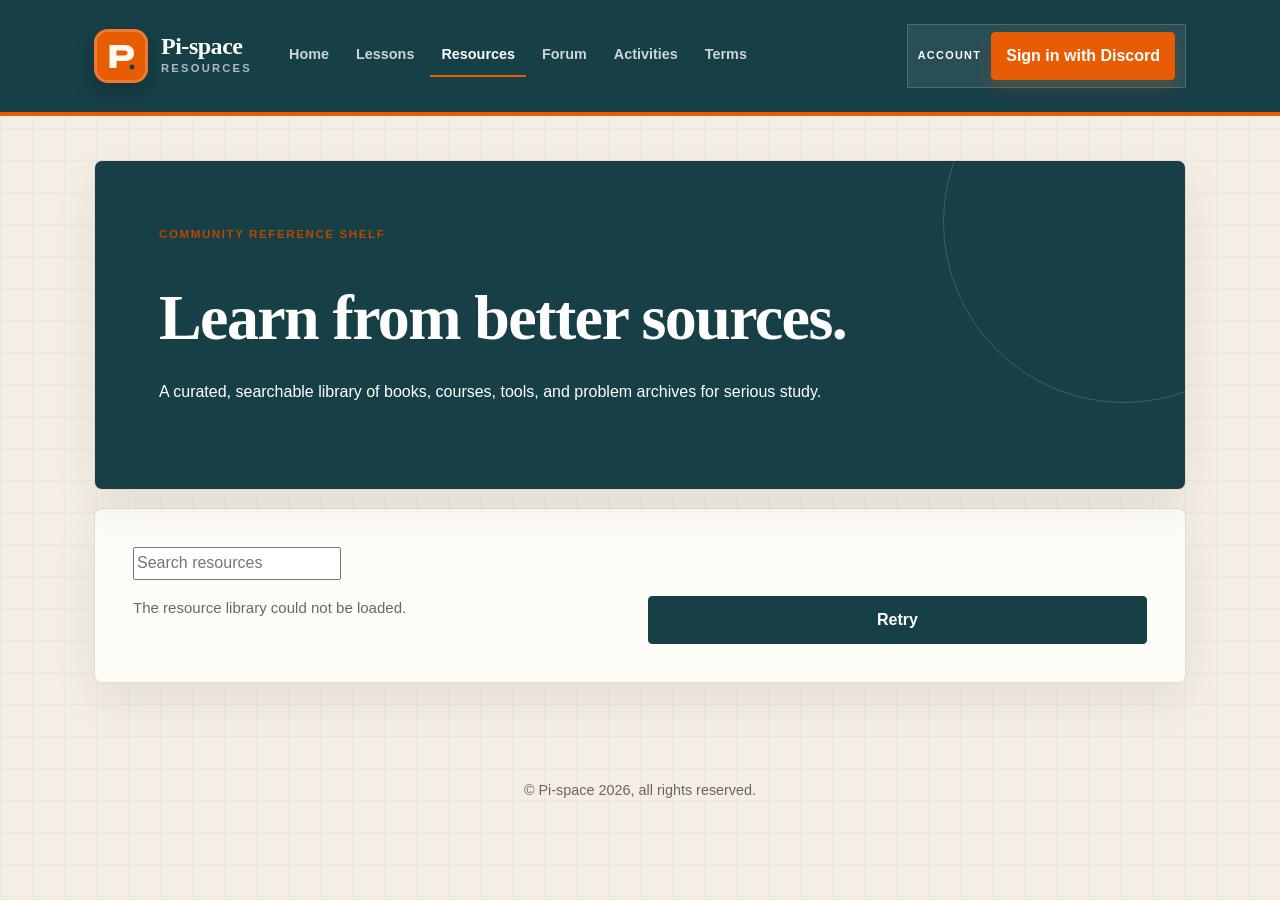
<file: site/resources.html>
<!doctype html>
<html lang="en">
<head>
  <meta charset="utf-8" />
  <meta name="viewport" content="width=device-width,initial-scale=1" />
  <title>Pi-space - Resource library</title>
  <link rel="stylesheet" href="styles.css">
  <link rel="manifest" href="/manifest.webmanifest">
</head>
<body>
  <header class="header">
    <div class="wrap header-inner">
      <a class="site-brand" href="index.html" aria-label="Pi-space home"><span class="site-logo-wrap"><img class="site-logo" src="logo.svg" alt="Pi-space community logo" /></span><span class="site-brand-copy"><span class="site-brand-name" data-content="brand.name">Pi-space</span><span class="site-brand-subtitle">Resources</span></span></a>
      <nav class="site-nav" aria-label="Primary navigation"><a href="index.html">Home</a><a href="lessons.html">Lessons</a><a href="resources.html" aria-current="page">Resources</a><a href="forum.html">Forum</a><a href="activities.html">Activities</a><a href="../terms_and_policies.html">Terms</a></nav>
      <div id="auth-widget" class="auth-slot"></div>
    </div>
  </header>
  <main class="wrap main resources-main">
    <section class="card hero"><div class="section-label">Community reference shelf</div><h1>Learn from better sources.</h1><p class="hero-copy">A curated, searchable library of books, courses, tools, and problem archives for serious study.</p></section>
    <section class="card resources-panel">
      <div class="resources-toolbar"><label class="resource-search"><span class="sr-only">Search resources</span><input id="resource-search" type="search" placeholder="Search resources" aria-label="Search resources"></label><div id="resource-categories" class="resource-categories" role="list"></div></div>
      <div id="resource-count" class="small"></div>
      <div id="resource-list" class="resource-grid" aria-live="polite"><p class="small">Loading resources...</p></div>
    </section>
  </main>
  <footer>© Pi-space 2026, all rights reserved.</footer>
  <script src="site-config.js"></script><script src="auth.js"></script><script src="content.js"></script>
  <script>
    async function mountResources() {
      const list = document.getElementById("resource-list");
      const count = document.getElementById("resource-count");
      const search = document.getElementById("resource-search");
      const categories = document.getElementById("resource-categories");
      let activeCategory = "All";
      const content = await loadTriangleContent();
      if (!content) {
        list.replaceChildren();
        const message = document.createElement("p");
        message.className = "small";
        message.textContent = "The resource library could not be loaded.";
        const retry = document.createElement("button");
        retry.className = "auth-link";
        retry.type = "button";
        retry.textContent = "Retry";
        retry.addEventListener("click", () => window.location.reload());
        list.append(message, retry);
        return;
      }
      const resources = Array.isArray(content.resources) ? content.resources : [];
      const render = () => {
        const query = search.value.trim().toLowerCase();
        const visible = resources.filter((resource) => (activeCategory === "All" || resource.category === activeCategory) && `${resource.title} ${resource.description} ${resource.category} ${resource.tags?.join(" ") || ""}`.toLowerCase().includes(query));
        count.textContent = `${visible.length} resource${visible.length === 1 ? "" : "s"}`;
        list.replaceChildren();
        if (!visible.length) { list.appendChild(Object.assign(document.createElement("p"), { className: "small", textContent: "No resources match this search." })); return; }
        visible.forEach((resource) => { const article = document.createElement("article"); article.className = "resource-card"; const category = document.createElement("span"); category.className = "section-label"; category.textContent = resource.category || "Resource"; const title = document.createElement("h2"); title.textContent = resource.title; const description = document.createElement("p"); description.className = "small"; description.textContent = resource.description || ""; const tags = document.createElement("p"); tags.className = "resource-tags"; tags.textContent = (resource.tags || []).join(" · "); const link = document.createElement("a"); link.className = "auth-link auth-link-login"; link.href = resource.url; link.target = "_blank"; link.rel = "noopener noreferrer"; link.textContent = "Open resource"; article.append(category, title, description, tags, link); list.appendChild(article); });
      };
      [...new Set(["All", ...resources.map((resource) => resource.category).filter(Boolean)])].forEach((category) => { const button = document.createElement("button"); button.type = "button"; button.className = `resource-category${category === activeCategory ? " active" : ""}`; button.textContent = category; button.addEventListener("click", () => { activeCategory = category; document.querySelectorAll(".resource-category").forEach((item) => item.classList.toggle("active", item === button)); render(); }); categories.appendChild(button); });
      search.addEventListener("input", render); render();
    }
    mountTriangleAuthWidget("auth-widget"); mountTriangleContent("resources"); mountResources();
  </script>
</body>
</html>
</file>
<file: site/styles.css>
:root {
  --accent: #e85d04;
  --accent-dark: #b94700;
  --teal: #173f46;
  --paper: #fffdf8;
  --paper-deep: #f4eee5;
  --ink: #211c18;
  --muted: #6d665f;
  --line: #e4dbd0;
  --shadow: 0 18px 45px rgba(49, 35, 23, .08);
  --display: Georgia, "Times New Roman", serif;
  --body: "Avenir Next", Avenir, "Segoe UI", sans-serif;
}

* { box-sizing: border-box; }
html { scroll-behavior: smooth; }
body {
  color: var(--ink);
  background-color: var(--paper-deep);
  background-image: linear-gradient(rgba(33, 28, 24, .035) 1px, transparent 1px), linear-gradient(90deg, rgba(33, 28, 24, .035) 1px, transparent 1px);
  background-size: 32px 32px;
  font-family: var(--body);
  line-height: 1.65;
  margin: 0;
}
a { color: inherit; }
button, input, textarea { font: inherit; }
.wrap { max-width: 1160px; margin: 0 auto; padding: 30px 34px; }
.header {
  background: var(--teal);
  border-bottom: 4px solid var(--accent);
  color: #fff;
}
.header .wrap { align-items: center; display: flex; flex-wrap: wrap; gap: 26px; justify-content: space-between; }
.header-inner { padding-bottom: 24px; padding-top: 24px; }
.site-brand { align-items: center; display: inline-flex; gap: 13px; min-width: 0; text-decoration: none; }
.site-logo-wrap { align-items: center; background: var(--accent); border: 3px solid rgba(255, 255, 255, .18); border-radius: 14px; box-shadow: 0 10px 22px rgba(0, 0, 0, .18); display: grid; flex: 0 0 auto; height: 54px; justify-content: center; overflow: hidden; padding: 0; position: relative; width: 54px; }
.site-logo { display: block; height: 100%; object-fit: cover; position: relative; width: 100%; z-index: 1; }
.site-logo-fallback { color: #fff; font-family: var(--display); font-size: 1.5rem; font-weight: 700; }
.site-brand-copy { display: flex; flex-direction: column; gap: 1px; min-width: 0; }
.site-brand-name { font-family: var(--display); font-size: 1.5rem; font-weight: 700; letter-spacing: -.02em; line-height: 1; }
.site-brand-subtitle { color: rgba(255, 255, 255, .66); font-size: .7rem; font-weight: 800; letter-spacing: .2em; text-transform: uppercase; }
.site-nav { align-items: center; display: flex; flex-wrap: wrap; gap: 5px; }
.site-nav a { border-bottom: 2px solid transparent; color: rgba(255, 255, 255, .78); font-size: .9rem; font-weight: 800; padding: 8px 11px; text-decoration: none; transition: color .18s ease, border-color .18s ease; }
.site-nav a:hover, .site-nav a:focus-visible, .site-nav a[aria-current="page"] { border-color: var(--accent); color: #fff; }
.main { padding-bottom: 60px; padding-top: 26px; }
h1, h2, h3 { line-height: 1.15; margin: 0; }
h1, h2 { font-family: var(--display); letter-spacing: -.025em; }
h1 { font-size: clamp(2.2rem, 5vw, 4.3rem); }
h2 { font-size: clamp(1.7rem, 3vw, 2.5rem); }
h3 { font-size: 1.12rem; }
p { margin: 0 0 1em; }
.card { background: rgba(255, 253, 248, .94); border: 1px solid var(--line); border-radius: 8px; box-shadow: var(--shadow); margin: 18px 0; padding: clamp(22px, 4vw, 38px); }
.card:hover { box-shadow: 0 22px 50px rgba(49, 35, 23, .12); }
.hero { background: var(--teal); color: #fff; display: grid; gap: 20px; min-height: 330px; overflow: hidden; padding: clamp(28px, 6vw, 64px); position: relative; }
.hero::after { border: 1px solid rgba(255, 255, 255, .16); border-radius: 50%; content: ""; height: 360px; position: absolute; right: -120px; top: -120px; width: 360px; }
.hero h2 { color: #fff8ef; font-size: clamp(2.4rem, 6vw, 5.2rem); max-width: 760px; position: relative; z-index: 1; }
.hero-copy { max-width: 700px; position: relative; z-index: 1; }
.hero-copy p { color: rgba(255, 255, 255, .8); font-size: 1.08rem; }
.hero-copy .auth-link { color: #fff; }
.banner-image { border: 1px solid rgba(255, 255, 255, .22); border-radius: 6px; max-height: 260px; object-fit: cover; width: 100%; }
.feature-grid, .grid { display: grid; gap: 16px; grid-template-columns: repeat(auto-fit, minmax(230px, 1fr)); margin-top: 20px; }
.feature-link, .lesson-card { background: var(--paper); border: 1px solid var(--line); border-radius: 6px; padding: 21px; text-decoration: none; transition: border-color .18s ease, box-shadow .18s ease, transform .18s ease; }
.feature-link:hover, .feature-link:focus-visible, .lesson-card:hover { border-color: var(--accent); box-shadow: 0 12px 25px rgba(49, 35, 23, .1); transform: translateY(-3px); }
.feature-link { display: flex; flex-direction: column; gap: 12px; justify-content: space-between; min-height: 180px; }
.feature-link strong, .lesson-card h3 { color: var(--teal); font-size: 1.2rem; }
.feature-link span, .lesson-card p { color: var(--muted); }
.feature-link .feature-label, .section-label { color: var(--accent-dark); font-size: .72rem; font-weight: 900; letter-spacing: .14em; text-transform: uppercase; }
.feature-link .feature-label { align-self: flex-start; background: #fff0e5; border-left: 3px solid var(--accent); padding: 5px 8px; }
.feature-link .feature-text { font-size: .95rem; line-height: 1.55; }
.section-label { display: inline-block; margin-bottom: 12px; }
.small { color: var(--muted); font-size: .94rem; }
.server-status { align-items: center; background: rgba(255, 253, 248, .12); border: 1px solid rgba(255, 255, 255, .22); display: flex; flex-wrap: wrap; gap: 12px; margin-top: 4px; padding: 14px 16px; position: relative; z-index: 1; }
.server-status-dot { background: var(--muted); border-radius: 50%; flex: 0 0 auto; height: 10px; width: 10px; }
.server-status-dot.is-online { background: #72d18c; box-shadow: 0 0 0 4px rgba(114, 209, 140, .15); }
.server-status-dot.is-unavailable { background: #f0a56f; }
.server-status-copy { display: grid; gap: 1px; min-width: 0; }
.server-status-copy strong { color: #fff8ef; }
.server-status-copy span { color: rgba(255, 255, 255, .72); font-size: .9rem; }
.server-status .auth-link { margin-left: auto; padding: 7px 11px; }
.server-status-light { background: var(--paper-deep); border-color: var(--line); }
.server-status-light .server-status-copy strong { color: var(--teal); }
.server-status-light .server-status-copy span { color: var(--muted); }
.discord-widget { border: 0; display: block; height: 500px; margin-top: 16px; max-width: 100%; width: 350px; }
.profile-identity { align-items: center; display: flex; gap: 16px; margin-bottom: 24px; }
.profile-identity .profile-image { border-radius: 50%; height: 64px; object-fit: cover; width: 64px; }
.profile-identity h2 { margin: 0; }
.profile-privacy { align-items: center; display: flex; gap: 8px; }
.field-hint { color: var(--muted); display: block; font-size: .82rem; margin-top: 6px; }
.profile-completion { background: var(--paper-deep); border: 1px solid var(--line); color: var(--muted); font-size: .86rem; margin: 16px 0; padding: 10px 12px; }
.resources-toolbar { align-items: center; display: flex; flex-wrap: wrap; gap: 12px; justify-content: space-between; margin-bottom: 16px; }
.resource-search { flex: 1 1 240px; }
.resource-categories { display: flex; flex-wrap: wrap; gap: 6px; }
.resource-category { background: transparent; border: 1px solid var(--line); color: var(--teal); cursor: pointer; padding: 8px 10px; }
.resource-category.active { background: var(--teal); color: #fff; }
.resource-grid { display: grid; gap: 16px; grid-template-columns: repeat(auto-fit, minmax(240px, 1fr)); margin-top: 12px; }
.resource-card { background: var(--paper-deep); border: 1px solid var(--line); border-radius: 6px; display: flex; flex-direction: column; padding: 18px; }
.resource-card h2 { font-size: 1.25rem; margin: 8px 0; }
.resource-card .auth-link { align-self: flex-start; margin-top: auto; }
.resource-tags { color: var(--muted); font-size: .78rem; margin: 10px 0 18px; }
.lesson-live { display: flex; flex-direction: column; gap: 10px; }
.lesson-meta { margin: 0; }
.lesson-summary { color: var(--ink); margin: 0; white-space: pre-wrap; }
.badge { background: #fff0e5; color: var(--accent-dark); display: inline-flex; font-size: .78rem; font-weight: 800; padding: 4px 8px; }
.empty-state { color: var(--muted); grid-column: 1 / -1; }
.toc { display: flex; flex-wrap: wrap; gap: 9px; margin: 14px 0 0; }
.toc a { background: var(--paper); border: 1px solid var(--line); border-radius: 4px; color: var(--ink); padding: 9px 12px; text-decoration: none; }
.toc a:hover, .toc a:focus-visible { border-color: var(--accent); }
.auth-widget { align-items: center; display: flex; flex-wrap: wrap; gap: 10px; justify-content: flex-end; margin-left: auto; }
.auth-slot { display: flex; justify-content: flex-end; margin-left: auto; }
.auth-slot-login { justify-content: flex-start; margin-bottom: 14px; margin-left: 0; }
.auth-widget-loading { color: rgba(255, 255, 255, .8); font-size: .9rem; font-weight: 700; }
.auth-widget-guest, .auth-widget-signed-in { align-items: center; background: rgba(255, 255, 255, .08); border: 1px solid rgba(255, 255, 255, .16); display: flex; flex-wrap: wrap; gap: 10px; padding: 7px 10px; }
.auth-status-label, .auth-editor-badge { color: #fff; font-size: .68rem; font-weight: 900; letter-spacing: .12em; text-transform: uppercase; }
.auth-status-label-signed-in { color: #ffb37f; }
.auth-editor-badge { border-left: 2px solid var(--accent); padding-left: 8px; }
.auth-user { align-items: center; display: flex; gap: 8px; }
.auth-avatar { border: 2px solid rgba(255, 255, 255, .65); border-radius: 50%; height: 28px; object-fit: cover; width: 28px; }
.auth-name { color: #fff; font-size: .88rem; font-weight: 800; white-space: nowrap; }
.auth-link { align-items: center; background: var(--teal); border: 1px solid var(--teal); border-radius: 4px; color: #fff; cursor: pointer; display: inline-flex; font-weight: 900; justify-content: center; padding: 10px 14px; text-decoration: none; transition: background .18s ease, border-color .18s ease, transform .18s ease; }
.auth-link:hover, .auth-link:focus-visible { background: var(--accent); border-color: var(--accent); transform: translateY(-1px); }
.auth-link-login { background: var(--accent); border-color: var(--accent); box-shadow: 0 8px 16px rgba(232, 93, 4, .2); }
.auth-link-login:hover, .auth-link-login:focus-visible { background: var(--accent-dark); border-color: var(--accent-dark); }
.auth-link.secondary { background: transparent; border-color: rgba(255, 255, 255, .5); color: #fff; }
.auth-link.secondary:hover, .auth-link.secondary:focus-visible { background: rgba(255, 255, 255, .1); }
.auth-shell { align-items: center; display: grid; min-height: calc(100vh - 120px); padding: 24px; }
.auth-card { background: rgba(255, 253, 248, .98); border: 1px solid var(--line); border-radius: 8px; box-shadow: 0 25px 70px rgba(12, 20, 30, .16); margin: 0 auto; max-width: 760px; padding: clamp(24px, 5vw, 44px); width: 100%; }
.auth-kicker { color: var(--accent-dark); font-size: .75rem; font-weight: 900; letter-spacing: .14em; margin: 0 0 10px; text-transform: uppercase; }
.auth-grid { display: grid; gap: 14px; margin-top: 20px; }
.auth-list { color: var(--muted); margin: 0; padding-left: 18px; }
.auth-actions { display: flex; flex-wrap: wrap; gap: 12px; margin-top: 20px; }
.auth-note { color: var(--muted); font-size: .92rem; margin-top: 14px; }
.editor-note { background: #fff4e9; border: 1px solid #f2c29f; border-left: 4px solid var(--accent); color: var(--ink); margin-top: 4px; padding: 15px 17px; }
footer { color: var(--muted); font-size: .9rem; padding: 18px 20px 32px; text-align: center; }
.profile-card { min-height: 150px; }
.profile-image { border-radius: 6px; height: 64px; margin-bottom: 10px; object-fit: cover; width: 64px; }
.editor-main { max-width: 1040px; }
.editor-intro { background: var(--teal); color: #fff; }
.editor-intro .small { color: rgba(255, 255, 255, .72); }
.editor-panel-heading { align-items: flex-start; display: flex; gap: 16px; justify-content: space-between; }
.editor-fields { display: grid; gap: 14px; grid-template-columns: repeat(2, minmax(0, 1fr)); margin-top: 18px; }
.editor-fields label, #page-fields label { color: var(--ink); display: grid; font-size: .9rem; font-weight: 800; gap: 6px; }
.editor-fields input, .editor-fields textarea, #page-fields textarea, .advanced-editor input, .advanced-editor textarea { background: #fff; border: 1px solid var(--line); border-radius: 4px; color: var(--ink); padding: 10px 12px; resize: vertical; width: 100%; }
.editor-fields input:focus, .editor-fields textarea:focus, #page-fields textarea:focus, .advanced-editor input:focus, .advanced-editor textarea:focus { border-color: var(--accent); outline: 2px solid rgba(232, 93, 4, .18); }
.field-wide { grid-column: 1 / -1; }
.editor-status { color: #27734d; font-weight: 800; min-height: 24px; margin-top: 12px; }
.editor-status.is-error { color: #b42318; }
.editor-list { display: grid; gap: 14px; margin-top: 16px; }
.editor-profile { background: var(--paper-deep); border: 1px solid var(--line); border-radius: 6px; padding: 16px; }
.editor-profile-heading { align-items: center; display: flex; justify-content: space-between; }
.remove-profile { background: transparent; border: 0; color: #b42318; cursor: pointer; font-weight: 800; }
.editor-search { display: block; margin-bottom: 16px; }
.admin-profile-row { align-items: flex-start; background: var(--paper-deep); border: 1px solid var(--line); border-radius: 6px; display: flex; gap: 12px; padding: 12px; }
.admin-profile-avatar { border-radius: 50%; height: 44px; object-fit: cover; width: 44px; }
.admin-profile-row p { margin: 4px 0 0; }
.editor-panel-actions { align-items: center; display: flex; gap: 10px; }
.admin-profile-controls { align-items: center; display: flex; flex-wrap: wrap; gap: 8px; margin-top: 10px; }
.admin-profile-controls input, .admin-profile-controls select { min-width: 140px; padding: 8px 10px; }
.editor-tabs { display: flex; flex-wrap: wrap; gap: 8px; margin: 18px 0; }
.editor-tab { background: var(--paper); border: 1px solid var(--line); border-radius: 4px; cursor: pointer; font-weight: 800; padding: 9px 14px; }
.editor-tab.active, .editor-tab:hover { background: var(--teal); border-color: var(--teal); color: #fff; }
.advanced-editor { display: grid; gap: 10px; }
.advanced-editor summary { cursor: pointer; font-weight: 900; }
.editor-actions { display: flex; gap: 10px; margin-top: 4px; }
.forum-main { max-width: 1180px; }
.forum-hero { min-height: 360px; }
.forum-hero .hero-copy { color: rgba(255, 255, 255, .8); }
.forum-layout { align-items: start; display: grid; gap: 18px; grid-template-columns: 250px minmax(0, 1fr); }
.forum-sidebar { position: sticky; top: 18px; }
.forum-sidebar h2 { font-size: 1.7rem; }
.forum-categories { display: grid; gap: 4px; margin: 16px 0 24px; }
.forum-category { background: transparent; border: 0; border-left: 3px solid transparent; color: var(--muted); cursor: pointer; font-weight: 800; padding: 10px 12px; text-align: left; }
.forum-category:hover, .forum-category.active { background: #fff0e5; border-left-color: var(--accent); color: var(--accent-dark); }
.forum-sidebar .auth-link { width: 100%; }
.forum-toolbar { align-items: end; border-bottom: 1px solid var(--line); display: flex; justify-content: space-between; padding-bottom: 16px; }
.forum-controls { display: grid; gap: 8px; grid-template-columns: minmax(0, 1fr) auto; margin-top: 16px; }
.forum-search input, .forum-sort select { background: var(--paper); border: 1px solid var(--line); border-radius: 4px; color: var(--ink); padding: 10px 12px; width: 100%; }
.forum-search input:focus, .forum-sort select:focus { border-color: var(--accent); outline: 2px solid rgba(232, 93, 4, .18); }
.sr-only { height: 1px; margin: -1px; overflow: hidden; position: absolute; width: 1px; clip: rect(0, 0, 0, 0); }
.forum-threads { display: grid; gap: 10px; margin-top: 16px; }
.forum-thread-card { background: var(--paper); border: 1px solid var(--line); border-radius: 6px; cursor: pointer; padding: 18px; text-align: left; transition: border-color .18s ease, box-shadow .18s ease, transform .18s ease; }
.forum-thread-card:hover, .forum-thread-card:focus-visible { border-color: var(--accent); box-shadow: 0 12px 25px rgba(49, 35, 23, .1); transform: translateY(-2px); }
.forum-thread-card h3 { color: var(--teal); }
.forum-excerpt { margin: 8px 0; max-height: 3.2em; overflow: hidden; }
.forum-meta { color: var(--muted); font-size: .78rem; margin: 0; }
.forum-empty { padding: 30px 0; text-align: center; }
.forum-thread-view { scroll-margin-top: 20px; }
.forum-thread-heading { border-bottom: 1px solid var(--line); margin-bottom: 4px; padding-bottom: 16px; }
.forum-post { border-bottom: 1px solid var(--line); padding: 18px 0; }
.forum-post:last-of-type { border-bottom: 0; }
.forum-post-author { color: var(--teal); margin-right: 12px; }
.forum-post p { margin: 8px 0 0; white-space: pre-wrap; }
.forum-post-original { border-left: 3px solid var(--accent); padding-left: 14px; }
.forum-form { display: grid; gap: 13px; margin-top: 20px; }
.forum-form label { color: var(--ink); display: grid; font-size: .9rem; font-weight: 800; gap: 6px; }
.forum-form input, .forum-form select, .forum-form textarea { background: #fff; border: 1px solid var(--line); border-radius: 4px; color: var(--ink); padding: 11px 12px; resize: vertical; width: 100%; }
.forum-form input:focus, .forum-form select:focus, .forum-form textarea:focus { border-color: var(--accent); outline: 2px solid rgba(232, 93, 4, .18); }
.forum-form-actions { display: flex; flex-wrap: wrap; gap: 10px; }
.forum-form button:disabled { cursor: wait; opacity: .6; }
.forum-composer { scroll-margin-top: 20px; }

@media (max-width: 760px) {
  .wrap { padding: 22px 20px; }
  .header .wrap { gap: 18px; }
  .site-brand, .site-nav, .auth-slot { width: 100%; }
  .site-nav, .auth-slot { justify-content: flex-start; }
  .auth-widget { justify-content: flex-start; margin-left: 0; }
  .feature-grid, .grid { grid-template-columns: 1fr; }
  .forum-layout { grid-template-columns: 1fr; }
  .forum-sidebar { position: static; }
  .forum-controls { grid-template-columns: 1fr; }
}
@media (max-width: 600px) {
  .header-inner { padding-bottom: 18px; padding-top: 18px; }
  .editor-fields { grid-template-columns: 1fr; }
  .field-wide { grid-column: auto; }
  .editor-panel-heading { flex-direction: column; }
  .editor-panel-heading .auth-link { width: 100%; }
  .hero { min-height: 300px; }
}
</file>
